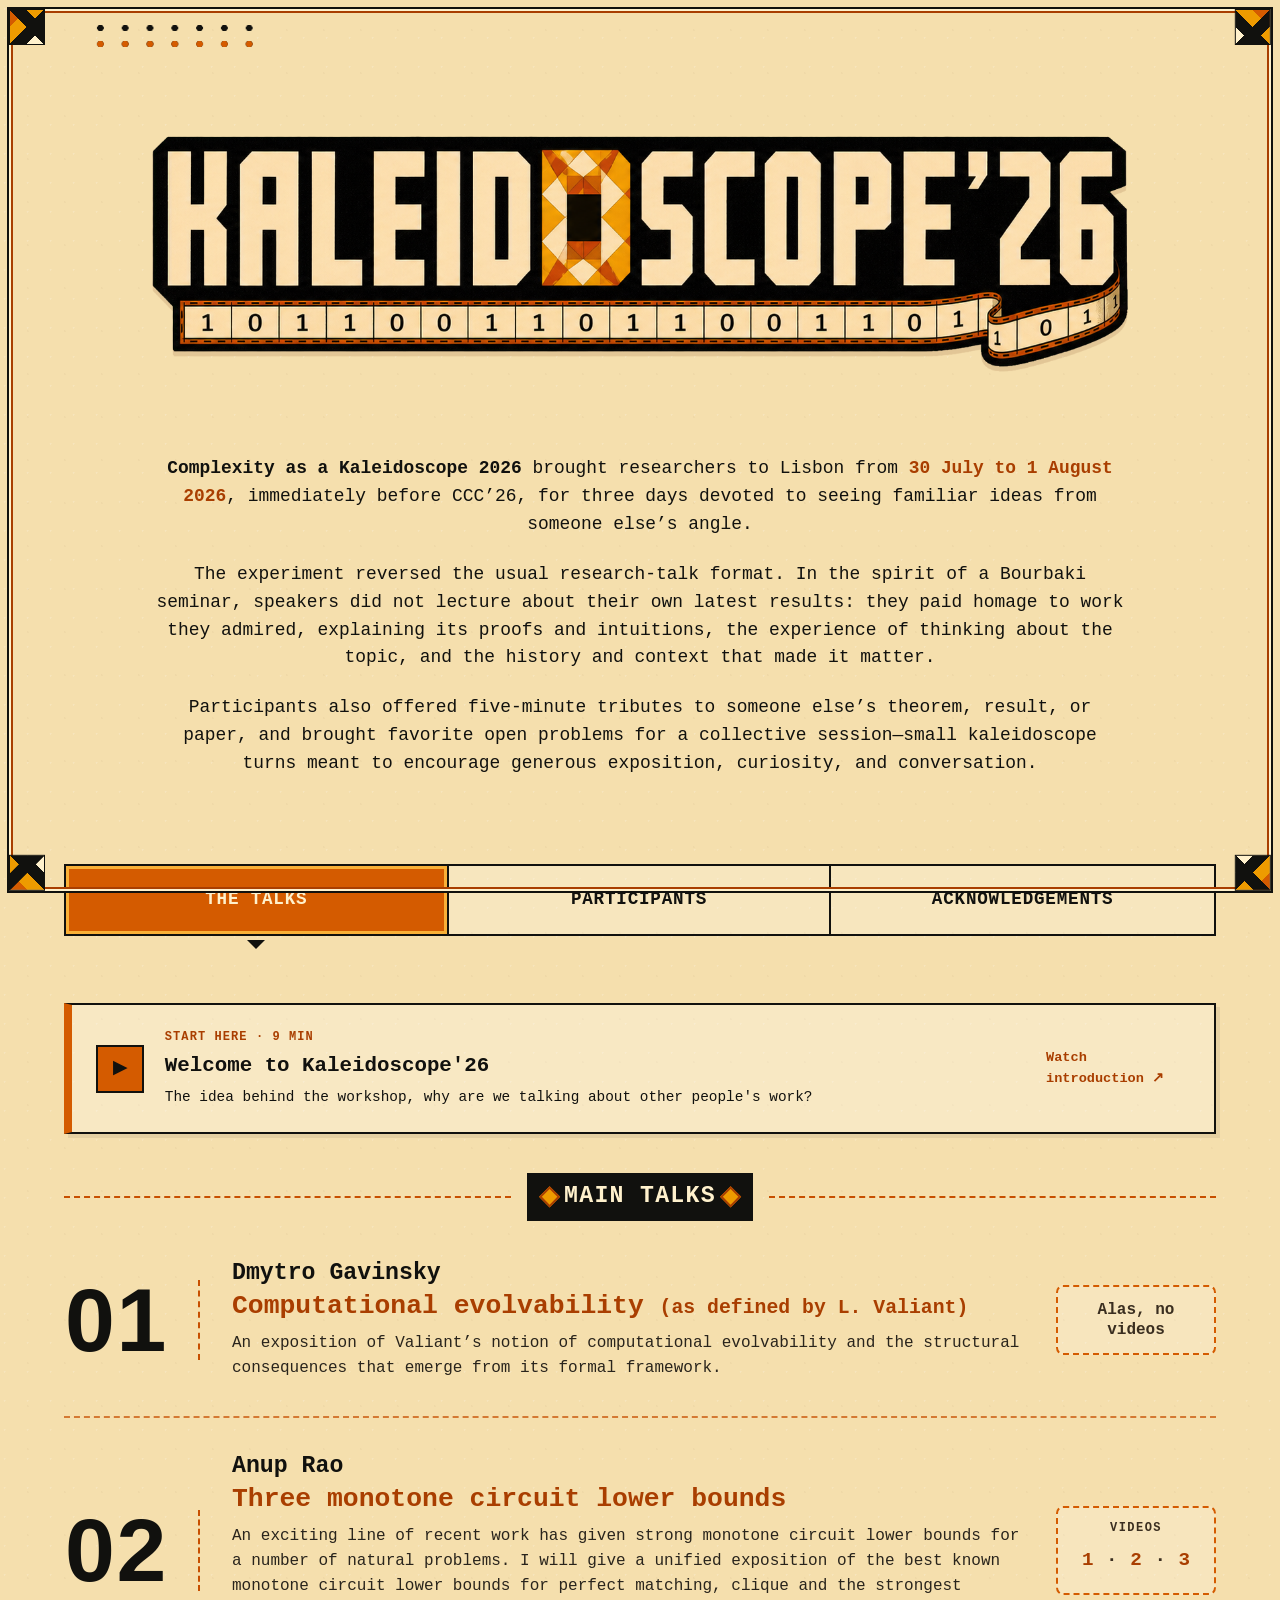
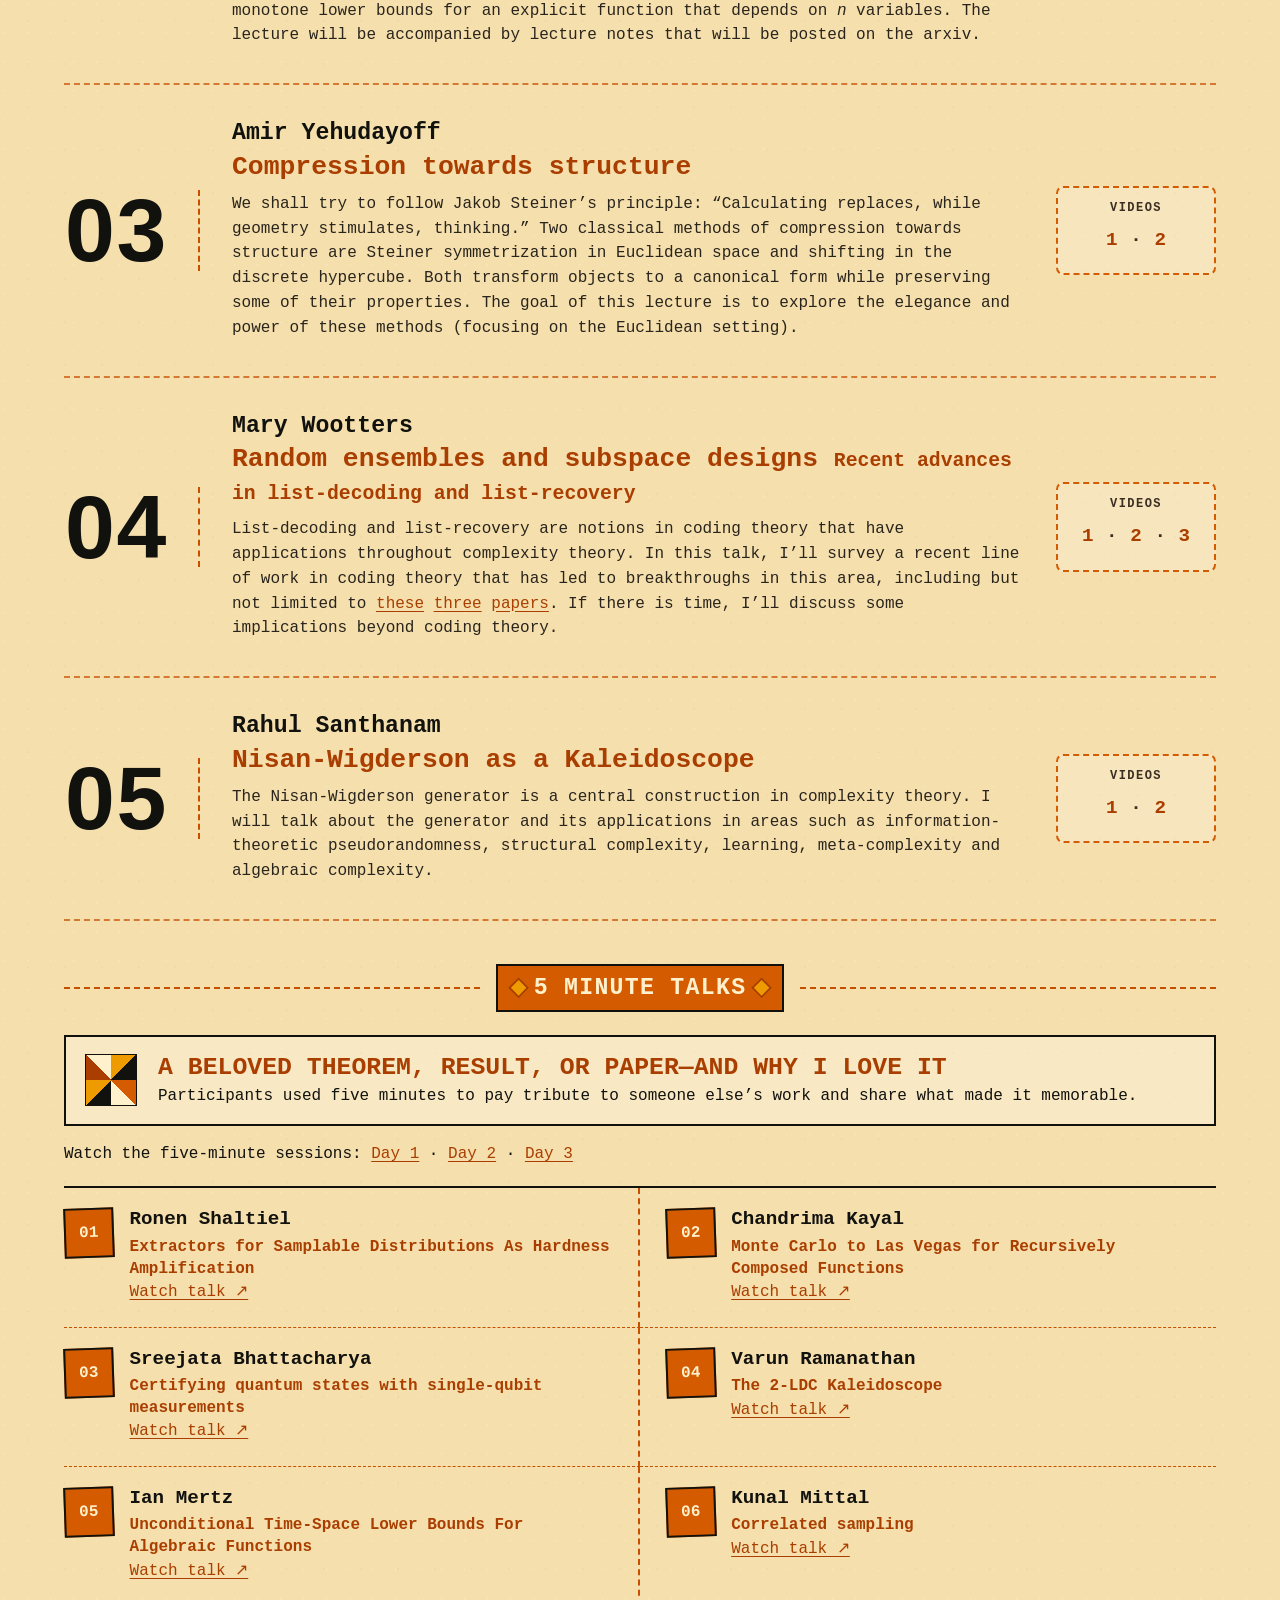
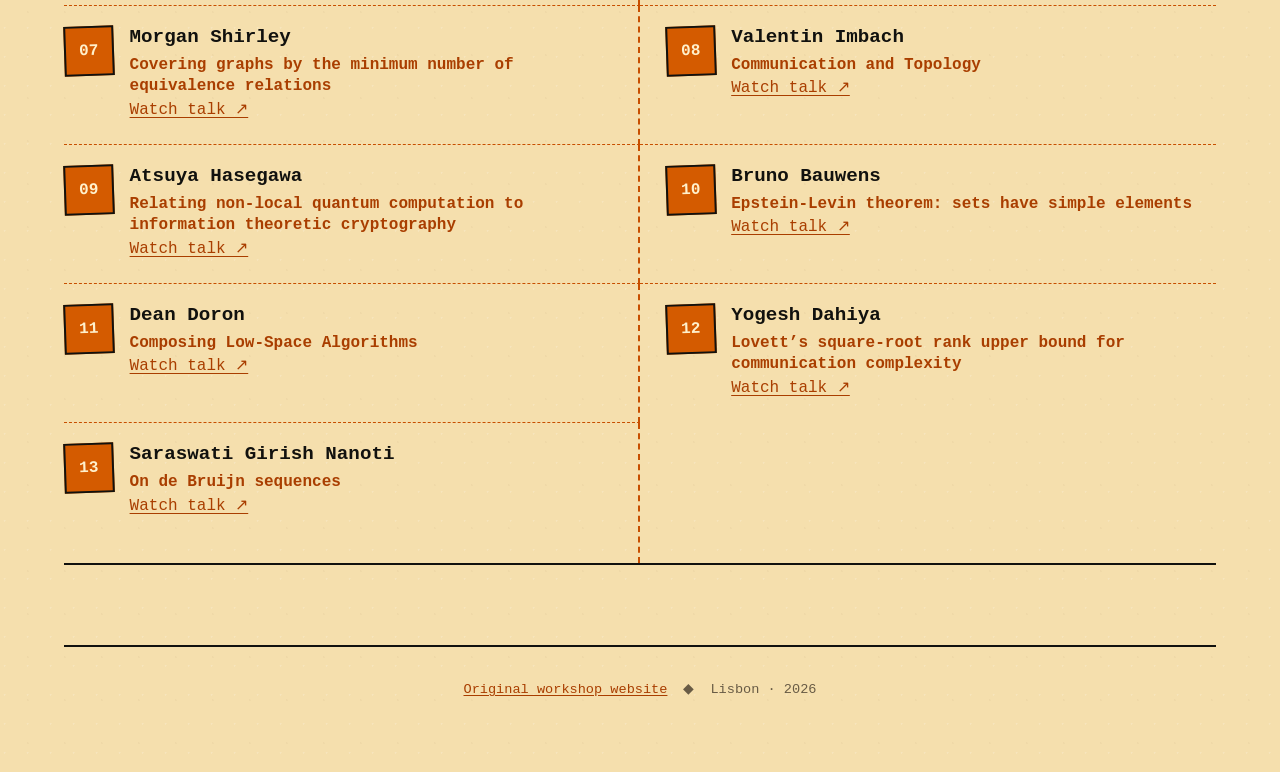
<file: index.html>
<!doctype html>
<html lang="en">
<head>
  <meta charset="utf-8" />
  <meta name="viewport" content="width=device-width, initial-scale=1" />
  <meta name="description" content="Final report for Complexity as a Kaleidoscope 2026, a workshop in Lisbon about favorite ideas in computational complexity." />
  <link rel="icon" href="data:," />
  <link rel="stylesheet" href="styles.css" />
  <title>Kaleidoscope'26 — workshop report</title>
</head>
<body>
  <div class="page-frame" aria-hidden="true">
    <span class="corner corner-nw"></span>
    <span class="corner corner-ne"></span>
    <span class="corner corner-sw"></span>
    <span class="corner corner-se"></span>
    <span class="perforations"></span>
  </div>

  <header class="hero">
    <h1>
      <img src="assets/kaleidoscope26-logo.png" alt="Kaleidoscope'26" />
    </h1>
    <div class="intro-copy">
      <p>
        <strong>Complexity as a Kaleidoscope 2026</strong> brought researchers to Lisbon
        from <span class="accent-text">30 July to 1 August 2026</span>, immediately before
        CCC’26, for three days devoted to seeing familiar ideas from someone else’s angle.
      </p>
      <p>
        The experiment reversed the usual research-talk format. In the spirit of a Bourbaki
        seminar, speakers did not lecture about their own latest results: they paid homage to
        work they admired, explaining its proofs and intuitions, the experience of thinking
        about the topic, and the history and context that made it matter.
      </p>
      <p>
        Participants also offered five-minute tributes to someone else’s theorem, result, or
        paper, and brought favorite open problems for a collective session—small kaleidoscope
        turns meant to encourage generous exposition, curiosity, and conversation.
      </p>
    </div>
  </header>

  <main class="report-shell">
    <nav class="tabs" role="tablist" aria-label="Workshop report sections">
      <button id="talks-tab" class="tab is-active" type="button" role="tab" aria-selected="true" aria-controls="talks" data-tab="talks">The talks</button>
      <button id="participants-tab" class="tab" type="button" role="tab" aria-selected="false" aria-controls="participants" data-tab="participants" tabindex="-1">Participants</button>
      <button id="acknowledgements-tab" class="tab" type="button" role="tab" aria-selected="false" aria-controls="acknowledgements" data-tab="acknowledgements" tabindex="-1">Acknowledgements</button>
    </nav>

    <section id="talks" class="tab-panel is-active" role="tabpanel" tabindex="0" aria-labelledby="talks-tab">
      <a class="introduction-recording" href="https://youtu.be/YN6rQcfVd4w">
        <span class="introduction-play" aria-hidden="true">▶</span>
        <span class="introduction-copy">
          <span class="introduction-eyebrow">Start here · 9 min</span>
          <span class="introduction-title">Welcome to Kaleidoscope'26</span>
          <span class="introduction-description">The idea behind the workshop, why are we talking about other people's work?</span>
        </span>
        <span class="introduction-action">Watch introduction <span aria-hidden="true">↗</span></span>
      </a>
      <div class="section-separator">
        <span>Main talks</span>
      </div>
      <div class="talk-list">
        <article class="talk">
          <div class="talk-number" aria-hidden="true">01</div>
          <div class="talk-copy">
            <h2>Dmytro Gavinsky</h2>
            <h3>Computational evolvability <span>(as defined by L. Valiant)</span></h3>
            <p>An exposition of Valiant’s notion of computational evolvability and the structural consequences that emerge from its formal framework.</p>
          </div>
          <div class="recording-status">Alas, no videos</div>
        </article>

        <article class="talk">
          <div class="talk-number" aria-hidden="true">02</div>
          <div class="talk-copy">
            <h2>Anup Rao</h2>
            <h3>Three monotone circuit lower bounds</h3>
            <p>An exciting line of recent work has given strong monotone circuit lower bounds for a number of natural problems. I will give a unified exposition of the best known monotone circuit lower bounds for perfect matching, clique and the strongest monotone lower bounds for an explicit function that depends on <em>n</em> variables. The lecture will be accompanied by lecture notes that will be posted on the arxiv.</p>
          </div>
          <nav class="recording-status" aria-label="Anup Rao recordings">
            <span class="recording-label">Videos</span>
            <div class="recording-parts"><a href="https://youtu.be/2mJ16qnfQQ8" aria-label="Anup Rao, part 1">1</a><span aria-hidden="true">·</span><a href="https://youtu.be/nrcq82ldKfU" aria-label="Anup Rao, part 2">2</a><span aria-hidden="true">·</span><a href="https://youtu.be/loFalnv4pF0" aria-label="Anup Rao, part 3">3</a></div>
          </nav>
        </article>

        <article class="talk">
          <div class="talk-number" aria-hidden="true">03</div>
          <div class="talk-copy">
            <h2>Amir Yehudayoff</h2>
            <h3>Compression towards structure</h3>
            <p>We shall try to follow Jakob Steiner’s principle: “Calculating replaces, while geometry stimulates, thinking.” Two classical methods of compression towards structure are Steiner symmetrization in Euclidean space and shifting in the discrete hypercube. Both transform objects to a canonical form while preserving some of their properties. The goal of this lecture is to explore the elegance and power of these methods (focusing on the Euclidean setting).</p>
          </div>
          <nav class="recording-status" aria-label="Amir Yehudayoff recordings">
            <span class="recording-label">Videos</span>
            <div class="recording-parts"><a href="https://youtu.be/-9QYjjcNwAc" aria-label="Amir Yehudayoff, part 1">1</a><span aria-hidden="true">·</span><a href="https://youtu.be/apL_oPq9Kzg" aria-label="Amir Yehudayoff, part 2">2</a></div>
          </nav>
        </article>

        <article class="talk">
          <div class="talk-number" aria-hidden="true">04</div>
          <div class="talk-copy">
            <h2>Mary Wootters</h2>
            <h3>Random ensembles and subspace designs <span>Recent advances in list-decoding and list-recovery</span></h3>
            <p>List-decoding and list-recovery are notions in coding theory that have applications throughout complexity theory. In this talk, I’ll survey a recent line of work in coding theory that has led to breakthroughs in this area, including but not limited to <a href="https://arxiv.org/abs/2406.02238">these</a> <a href="https://arxiv.org/abs/2510.13775">three</a> <a href="https://arxiv.org/abs/2510.13777">papers</a>. If there is time, I’ll discuss some implications beyond coding theory.</p>
          </div>
          <nav class="recording-status" aria-label="Mary Wootters recordings">
            <span class="recording-label">Videos</span>
            <div class="recording-parts"><a href="https://youtu.be/rrWz-ePDaIA" aria-label="Mary Wootters, part 1">1</a><span aria-hidden="true">·</span><a href="https://youtu.be/3jdcx0I15BE" aria-label="Mary Wootters, part 2">2</a><span aria-hidden="true">·</span><a href="https://youtu.be/FBORpyu52u4" aria-label="Mary Wootters, part 3">3</a></div>
          </nav>
        </article>

        <article class="talk">
          <div class="talk-number" aria-hidden="true">05</div>
          <div class="talk-copy">
            <h2>Rahul Santhanam</h2>
            <h3>Nisan-Wigderson as a Kaleidoscope</h3>
            <p>The Nisan-Wigderson generator is a central construction in complexity theory. I will talk about the generator and its applications in areas such as information-theoretic pseudorandomness, structural complexity, learning, meta-complexity and algebraic complexity.</p>
          </div>
          <nav class="recording-status" aria-label="Rahul Santhanam recordings">
            <span class="recording-label">Videos</span>
            <div class="recording-parts"><a href="https://youtu.be/l6Fx09qP1zA" aria-label="Rahul Santhanam, part 1">1</a><span aria-hidden="true">·</span><a href="https://youtu.be/8_J38a19T1s" aria-label="Rahul Santhanam, part 2">2</a></div>
          </nav>
        </article>
      </div>

      <div class="section-separator section-separator-secondary">
        <span>5 minute talks</span>
      </div>
      <aside class="favorites-strip">
        <span class="patchwork" aria-hidden="true"></span>
        <div>
          <h2>A beloved theorem, result, or paper—and why I love it</h2>
          <p>Participants used five minutes to pay tribute to someone else’s work and share what made it memorable.</p>
        </div>
      </aside>
      <p>Watch the five-minute sessions: <a href="https://youtu.be/p5AB6SMCogU">Day 1</a> · <a href="https://youtu.be/qV4VLNXoH0I">Day 2</a> · <a href="https://youtu.be/UfKiGnscaHo">Day 3</a></p>
      <div class="mini-talk-list" aria-label="Five-minute talks">
        <article class="mini-talk">
          <span class="mini-talk-number" aria-hidden="true">01</span>
          <div><h3>Ronen Shaltiel</h3><p>Extractors for Samplable Distributions As Hardness Amplification</p><a href="https://youtu.be/p5AB6SMCogU?t=2" aria-label="Watch Ronen Shaltiel's talk">Watch talk ↗</a></div>
        </article>
        <article class="mini-talk">
          <span class="mini-talk-number" aria-hidden="true">02</span>
          <div><h3>Chandrima Kayal</h3><p>Monte Carlo to Las Vegas for Recursively Composed Functions</p><a href="https://youtu.be/p5AB6SMCogU?t=367" aria-label="Watch Chandrima Kayal's talk">Watch talk ↗</a></div>
        </article>
        <article class="mini-talk">
          <span class="mini-talk-number" aria-hidden="true">03</span>
          <div><h3>Sreejata Bhattacharya</h3><p>Certifying quantum states with single-qubit measurements</p><a href="https://youtu.be/p5AB6SMCogU?t=729" aria-label="Watch Sreejata Bhattacharya's talk">Watch talk ↗</a></div>
        </article>
        <article class="mini-talk">
          <span class="mini-talk-number" aria-hidden="true">04</span>
          <div><h3>Varun Ramanathan</h3><p>The 2-LDC Kaleidoscope</p><a href="https://youtu.be/p5AB6SMCogU?t=1115" aria-label="Watch Varun Ramanathan's talk">Watch talk ↗</a></div>
        </article>
        <article class="mini-talk">
          <span class="mini-talk-number" aria-hidden="true">05</span>
          <div><h3>Ian Mertz</h3><p>Unconditional Time-Space Lower Bounds For Algebraic Functions</p><a href="https://youtu.be/p5AB6SMCogU?t=1477" aria-label="Watch Ian Mertz's talk">Watch talk ↗</a></div>
        </article>
        <article class="mini-talk">
          <span class="mini-talk-number" aria-hidden="true">06</span>
          <div><h3>Kunal Mittal</h3><p>Correlated sampling</p><a href="https://youtu.be/qV4VLNXoH0I?t=2" aria-label="Watch Kunal Mittal's talk">Watch talk ↗</a></div>
        </article>
        <article class="mini-talk">
          <span class="mini-talk-number" aria-hidden="true">07</span>
          <div><h3>Morgan Shirley</h3><p>Covering graphs by the minimum number of equivalence relations</p><a href="https://youtu.be/qV4VLNXoH0I?t=384" aria-label="Watch Morgan Shirley's talk">Watch talk ↗</a></div>
        </article>
        <article class="mini-talk">
          <span class="mini-talk-number" aria-hidden="true">08</span>
          <div><h3>Valentin Imbach</h3><p>Communication and Topology</p><a href="https://youtu.be/qV4VLNXoH0I?t=784" aria-label="Watch Valentin Imbach's talk">Watch talk ↗</a></div>
        </article>
        <article class="mini-talk">
          <span class="mini-talk-number" aria-hidden="true">09</span>
          <div><h3>Atsuya Hasegawa</h3><p>Relating non-local quantum computation to information theoretic cryptography</p><a href="https://youtu.be/qV4VLNXoH0I?t=1430" aria-label="Watch Atsuya Hasegawa's talk">Watch talk ↗</a></div>
        </article>
        <article class="mini-talk">
          <span class="mini-talk-number" aria-hidden="true">10</span>
          <div><h3>Bruno Bauwens</h3><p>Epstein-Levin theorem: sets have simple elements</p><a href="https://youtu.be/UfKiGnscaHo?t=3" aria-label="Watch Bruno Bauwens's talk">Watch talk ↗</a></div>
        </article>
        <article class="mini-talk">
          <span class="mini-talk-number" aria-hidden="true">11</span>
          <div><h3>Dean Doron</h3><p>Composing Low-Space Algorithms</p><a href="https://youtu.be/UfKiGnscaHo?t=366" aria-label="Watch Dean Doron's talk">Watch talk ↗</a></div>
        </article>
        <article class="mini-talk">
          <span class="mini-talk-number" aria-hidden="true">12</span>
          <div><h3>Yogesh Dahiya</h3><p>Lovett’s square-root rank upper bound for communication complexity</p><a href="https://youtu.be/UfKiGnscaHo?t=780" aria-label="Watch Yogesh Dahiya's talk">Watch talk ↗</a></div>
        </article>
        <article class="mini-talk">
          <span class="mini-talk-number" aria-hidden="true">13</span>
          <div><h3>Saraswati Girish Nanoti</h3><p>On de Bruijn sequences</p><a href="https://youtu.be/UfKiGnscaHo?t=1254" aria-label="Watch Saraswati Girish Nanoti's talk">Watch talk ↗</a></div>
        </article>
      </div>
    </section>

    <section id="participants" class="tab-panel" role="tabpanel" tabindex="0" aria-labelledby="participants-tab" hidden>
      <div id="photo-frame" class="photo-frame">
        <button id="photo-fullscreen-button" class="photo-fullscreen-button" type="button" aria-controls="group-photo-embed">Show photo in full screen</button>
        <iframe id="group-photo-embed" src="photo.html?embed=1" title="Interactive Kaleidoscope'26 group photograph" loading="lazy" allow="fullscreen"></iframe>
      </div>

      <div class="section-heading">
        <span class="patchwork" aria-hidden="true"></span>
        <div>
          <h2>Participants</h2>
          <p>The photograph captures many of us together; the complete workshop list follows.</p>
        </div>
      </div>
      <div id="participant-directory" class="participant-directory" aria-label="Workshop participants"></div>
    </section>

    <section id="acknowledgements" class="tab-panel acknowledgement-panel" role="tabpanel" tabindex="0" aria-labelledby="acknowledgements-tab" hidden>
      <div class="thanks">
        <h2>Thank you</h2>
        <p>
          To our five speakers for taking the extra trouble of preparing a talk about someone else's work;
          to every five minute speaker for sharing something they like; to all participants for their
          priceless attention; and to all the local helpers for making it possible for us to geek out.
        </p>
      </div>

      <div class="ack-grid">
        <section>
          <h3><span class="patchwork patchwork-small" aria-hidden="true"></span>Organisers</h3>
          <ul class="organisers">
            <li><a href="https://brunoloff.wordpress.com/">Bruno Loff</a></li>
            <li><a href="https://suhailsherif.github.io/">Suhail Sherif</a></li>
            <li><a href="https://staffwww.dcs.shef.ac.uk/people/N.Talebanfard/">Navid Talebanfard</a></li>
          </ul>
        </section>
        <section class="funding-section">
          <h3><span class="patchwork patchwork-small" aria-hidden="true"></span>Funding</h3>
          <p>
            This workshop was funded by the European Union (ERC, HOFGA, 101041696).
            It was also funded by national Portuguese funds through FCT — Fundação para a
            Ciência e a Tecnologia, I.P., under the LASIGE Research Unit, ref. UID/00408/2025,
            DOI <a href="https://doi.org/10.54499/UID/00408/2025">10.54499/UID/00408/2025</a>.
          </p>
          <p class="disclaimer">
            Views and opinions expressed are those of the author(s) only and do not necessarily
            reflect those of the European Union or the European Research Council. Neither the
            European Union nor the granting authority can be held responsible for them.
          </p>
          <div class="funding-logos" aria-label="Workshop funders">
            <img src="assets/en-funded-by-the-eu-pos.jpg" alt="Funded by the European Union" />
            <img src="assets/fct-lasige-funding.jpg" alt="LASIGE — driven by excellence" />
          </div>
        </section>
      </div>

      <img
        class="ack-machine-decoration"
        src="assets/kaleidoscope26-turing-machine-transparent.png"
        alt=""
        aria-hidden="true"
      />
    </section>
  </main>

  <footer>
    <a href="https://complexitykaleidoscope.wordpress.com/">Original workshop website</a>
    <span aria-hidden="true">◆</span>
    <span>Lisbon · 2026</span>
  </footer>

  <script type="text/plain" id="participants-data">
Abhinav Vaishya|IST, Lisbon
Alon Dermer|University of Haifa
Amir Shpilka|Tel Aviv University
Amir Yehudayoff|University of Copenhagen
Anup Rao|Washington University
Arka Ray|Indian Institute of Science, Bengaluru
Atsuya Hasegawa|Nagoya University
Baocheng Sun|EPFL
Bruno Bauwens|Higher School of Economics
Bruno Cavalar|Oxford
Bruno Loff|Lisbon
Chandrima Kayal|IRIF, CNRS, France
Chin Ho Lee|North Carolina State University
Dana Moshkovitz|The University of Texas at Austin
David Engström|Lund University
Dean Doron|Ben-Gurion University
Deniz Imrek|UT Austin
Dmytro Gavinsky|Institute of Mathematics of the Czech Academy of Sciences
Dora Woodruff|Massachusetts Institute of Technology
Emanuel Levine|University of Pennsylvania
Émile Larroque|IRIF
Farzan Byramji|UC San Diego
Francesca Ugazio|Lisbon
Francesco Carboni|Sapienza University of Rome
Guy Moshkovitz|City University of New York
Himanshu Kumar|Indian Institute of Technology Ropar
Ian Mertz|Charles University
Jinqiao Hu|University of Warwick
Jiyu Zhang|Bocconi University
João Ribeiro|IT & IST – ULisboa
Jonas Conneryd|Lund University
Joaquim Jorge Pereira|CEOV, Portuguese Navy
Kunal Mittal|New York University
Lianna Hambardzumyan|University of Copenhagen
Luis Pereira|University of Lisbon
Mandar Juvekar|Boston University
Manmatha Roy|Indian Statistical Institute, Kolkata
Mary Wootters|Stanford University
Mohammad Hossein Ebtehaj|University of Waterloo
Mohit Jayanti Gurumukhani|Cornell University
Morgan Shirley|Lund University
Navid Talebanfard|Sheffield
Ninad Rajgopal|Charles University
Nithish Raja|Eindhoven University of Technology
Nitin Saurabh|IIT Hyderabad, India
Patrícia Cortés de Zea Bermudez|FCUL, Lisbon
Petr Chmel|Computer Science Institute of Charles University
Prateek P. Kulkarni|PES University
Pratyush Vempati|International Institute of Information Technology, Hyderabad
Rahul Santhanam|University of Oxford
Rishav Gupta|National University of Singapore
Rohan Acharya|University of Oxford
Ronen Shaltiel|University of Haifa
Sagnik Dutta|Max Planck Institute for Informatics
Samuel Pearson|IST, Lisbon
Sanyam Agarwal|Saarland University
Saraswati Girish Nanoti|Indian Institute of Science
Sreejata Kishor Bhattacharya|Tata Institute of Fundamental Research, Mumbai
Subhasree Patro|Eindhoven University of Technology
Suhail Sherif|FCUL, Lisbon
Swarnalipa Datta|Indian Statistical Institute, Kolkata, India
Tamana Kochmann|Creative-Agents.net
Théo Borém Fabris|University of Copenhagen
Uri Meir|Tel Aviv University
Valentin Imbach|EPFL
Varun Ramanathan|University of Copenhagen
Veerendra Kumar|Bolyai Institute, University of Szeged
Weiqiang Yuan|EPFL
Yassine Ghannane|University of Copenhagen
Yogesh Dahiya|UC San Diego
  </script>
  <script src="site.js"></script>
</body>
</html>
</file>
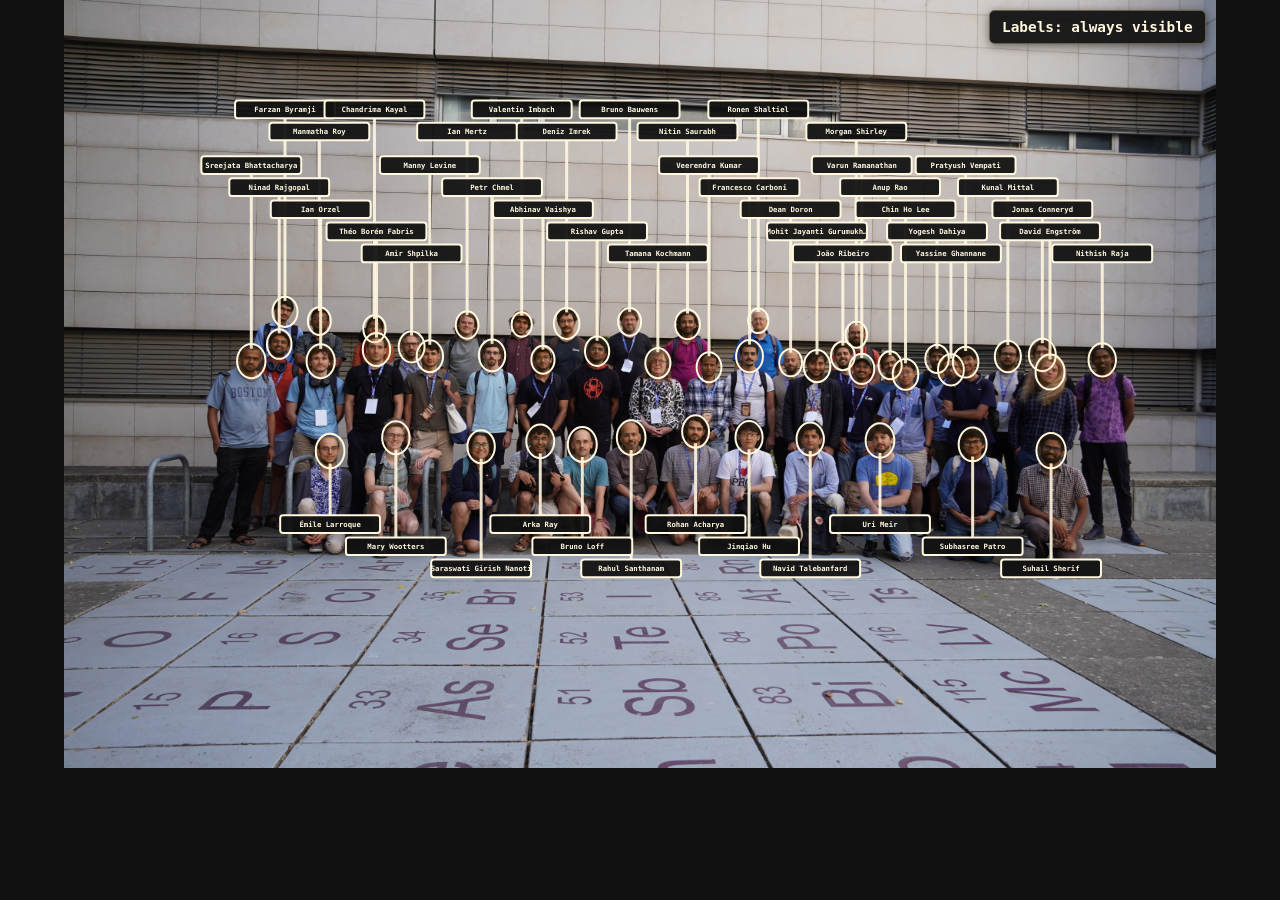
<file: photo.html>
<!doctype html>
<html lang="en">
<head>
  <meta charset="utf-8" />
  <meta name="viewport" content="width=device-width, initial-scale=1" />
  <link rel="icon" href="data:," />
  <title>Group photo participant map</title>
  <style>
    :root { color-scheme: dark; --ink: #111; --cream: #fff7df; --orange: #ff9d00; --muted: #b9ad94; }
    * { box-sizing: border-box; }
    body { margin: 0; min-height: 100vh; background: var(--ink); color: var(--cream); font-family: ui-monospace, SFMono-Regular, Menlo, Consolas, monospace; }
    main { width: 100%; }
    .photo-shell { width: min(72rem, 100%); margin: 0 auto; overflow: hidden; background: #080808; }
    .photo-stage { position: relative; width: 100%; }
    .group-photo { display: block; width: 100%; height: auto; }
    .participant { cursor: pointer; outline: none; }
    .base-connector, .foreground-connector { vector-effect: non-scaling-stroke; pointer-events: none; transition: stroke .15s, stroke-width .15s, opacity .18s; }
    .base-connector { stroke: var(--cream); stroke-width: 3; opacity: .9; }
    .foreground-connector { stroke: var(--orange); stroke-width: 5; opacity: 0; }
    .foreground-connector.is-preview, .foreground-connector.is-pinned { opacity: 1; }
    .face-region { fill: #f59e0b12; stroke: var(--cream); stroke-width: 2; vector-effect: non-scaling-stroke; transition: fill .15s, stroke .15s, opacity .18s; }
    .person-label-bg { fill: #111e; stroke: var(--cream); stroke-width: 2; vector-effect: non-scaling-stroke; transition: fill .15s, stroke .15s, opacity .18s; }
    .person-label { fill: var(--cream); font: 750 38px ui-monospace, SFMono-Regular, Menlo, Consolas, monospace; text-anchor: middle; dominant-baseline: central; pointer-events: none; transition: opacity .18s; }
    .participant:hover .face-region, .participant:focus .face-region, .participant.is-pinned .face-region { fill: #ff9d0066; stroke: var(--orange); }
    .participant:hover .person-label-bg, .participant:focus .person-label-bg, .participant.is-pinned .person-label-bg { fill: var(--orange); stroke: var(--ink); }
    .participant:hover .person-label, .participant:focus .person-label, .participant.is-pinned .person-label { fill: var(--ink); }
    .labels-hover-only .base-connector,
    .labels-hover-only .participant .face-region,
    .labels-hover-only .participant .person-label-bg,
    .labels-hover-only .participant .person-label { opacity: 0; }
    .labels-hover-only .participant:hover .face-region,
    .labels-hover-only .participant:focus .face-region,
    .labels-hover-only .participant.is-preview .face-region,
    .labels-hover-only .participant.is-pinned .face-region,
    .labels-hover-only .participant:hover .person-label-bg,
    .labels-hover-only .participant:focus .person-label-bg,
    .labels-hover-only .participant.is-preview .person-label-bg,
    .labels-hover-only .participant.is-pinned .person-label-bg,
    .labels-hover-only .participant:hover .person-label,
    .labels-hover-only .participant:focus .person-label,
    .labels-hover-only .participant.is-preview .person-label,
    .labels-hover-only .participant.is-pinned .person-label { opacity: 1; }
    .label-toggle { position: absolute; z-index: 5; top: .65rem; right: .65rem; padding: .55rem .75rem; border: 1px solid #695d46; border-radius: .35rem; background: #111e; color: var(--cream); box-shadow: 0 2px 10px #0008; font: 800 .9rem/1 ui-monospace, SFMono-Regular, Menlo, Consolas, monospace; cursor: pointer; }
    .label-toggle:hover, .label-toggle:focus-visible { border-color: var(--orange); outline: none; }
    .label-toggle[aria-pressed="true"] { border-color: var(--orange); background: var(--orange); color: var(--ink); }
    .embed-mode .label-toggle { top: 3.65rem; }
    .embedded-fullscreen { display: grid; place-items: center; overflow: hidden; }
    .embedded-fullscreen main { display: grid; min-height: 100vh; place-items: center; }
    .embedded-fullscreen .photo-shell { width: min(100vw, 150vh); margin: auto; }
    .person-detail { position: absolute; z-index: 3; left: 50%; bottom: 1rem; width: min(44rem, calc(100% - 2rem)); margin: 0; padding: 1rem 1.2rem; transform: translateX(-50%); border: 2px solid var(--orange); border-radius: .55rem; background: #111f; box-shadow: 0 10px 30px #0009; }
    .person-detail[hidden] { display: none; }
    .person-detail h2 { margin: 0 0 .85rem; font: 800 clamp(1.35rem, 3vw, 2rem)/1.1 system-ui, sans-serif; }
    .person-detail dl { display: grid; grid-template-columns: max-content 1fr; gap: .45rem 1rem; margin: 0; }
    .person-detail dt { color: var(--muted); }
    .person-detail dd { margin: 0; overflow-wrap: anywhere; }
    .person-detail a { color: var(--orange); }
    @media (max-width: 700px) { .label-toggle { top: .4rem; right: .4rem; padding: .45rem .6rem; font-size: .72rem; } .embed-mode .label-toggle { top: 3.1rem; } .person-detail { bottom: .5rem; width: calc(100% - 1rem); padding: .7rem .8rem; } .person-detail h2 { margin-bottom: .5rem; } .person-detail dl { grid-template-columns: max-content 1fr; } }
  </style>
</head>
<body>
  <main>
    <div class="photo-shell"><div class="photo-stage">
      <button class="label-toggle" type="button" aria-pressed="false">Labels: always visible</button>
      <svg class="group-photo" viewBox="0 0 6000 4000" role="group" aria-label="Workshop group photograph with 47 numbered participant regions" xmlns="http://www.w3.org/2000/svg">
  <image href="group-photo.jpg" width="6000" height="4000" />
  <g class="connector-layer" aria-hidden="true">
    <line class="base-connector" data-participant="1" x1="1151.0" y1="1567.3" x2="1151.0" y2="616.0" />
    <line class="base-connector" data-participant="2" x1="1330.0" y1="1620.0" x2="1330.0" y2="731.0" />
    <line class="base-connector" data-participant="3" x1="1617.0" y1="1661.2" x2="1617.0" y2="616.0" />
    <line class="base-connector" data-participant="4" x1="2099.5" y1="1641.2" x2="2099.5" y2="731.0" />
    <line class="base-connector" data-participant="5" x1="2384.0" y1="1643.9" x2="2384.0" y2="616.0" />
    <line class="base-connector" data-participant="6" x1="2618.0" y1="1627.1" x2="2618.0" y2="731.0" />
    <line class="base-connector" data-participant="7" x1="2946.0" y1="1624.0" x2="2946.0" y2="616.0" />
    <line class="base-connector" data-participant="8" x1="3247.5" y1="1633.4" x2="3247.5" y2="731.0" />
    <line class="base-connector" data-participant="9" x1="3616.0" y1="1624.9" x2="3616.0" y2="616.0" />
    <line class="base-connector" data-participant="10" x1="4126.5" y1="1694.5" x2="4126.5" y2="731.0" />
    <line class="base-connector" data-participant="11" x1="975.5" y1="1816.1" x2="975.5" y2="906.0" />
    <line class="base-connector" data-participant="12" x1="1121.0" y1="1736.5" x2="1121.0" y2="1021.0" />
    <line class="base-connector" data-participant="13" x1="1337.0" y1="1817.2" x2="1337.0" y2="1136.0" />
    <line class="base-connector" data-participant="14" x1="1627.5" y1="1758.5" x2="1627.5" y2="1251.0" />
    <line class="base-connector" data-participant="15" x1="1810.5" y1="1748.0" x2="1810.5" y2="1366.0" />
    <line class="base-connector" data-participant="16" x1="1905.5" y1="1795.9" x2="1905.5" y2="906.0" />
    <line class="base-connector" data-participant="17" x1="2229.5" y1="1790.9" x2="2229.5" y2="1021.0" />
    <line class="base-connector" data-participant="18" x1="2494.5" y1="1820.9" x2="2494.5" y2="1136.0" />
    <line class="base-connector" data-participant="19" x1="2776.5" y1="1774.6" x2="2776.5" y2="1251.0" />
    <line class="base-connector" data-participant="20" x1="3093.0" y1="1834.3" x2="3093.0" y2="1366.0" />
    <line class="base-connector" data-participant="21" x1="3359.5" y1="1856.4" x2="3359.5" y2="906.0" />
    <line class="base-connector" data-participant="22" x1="3570.5" y1="1794.7" x2="3570.5" y2="1021.0" />
    <line class="base-connector" data-participant="23" x1="3784.5" y1="1837.2" x2="3784.5" y2="1136.0" />
    <line class="base-connector" data-participant="24" x1="3922.0" y1="1846.8" x2="3922.0" y2="1251.0" />
    <line class="base-connector" data-participant="25" x1="4056.5" y1="1799.8" x2="4056.5" y2="1366.0" />
    <line class="base-connector" data-participant="26" x1="4155.0" y1="1864.3" x2="4155.0" y2="906.0" />
    <line class="base-connector" data-participant="27" x1="4302.5" y1="1849.9" x2="4302.5" y2="1021.0" />
    <line class="base-connector" data-participant="28" x1="4383.0" y1="1892.1" x2="4383.0" y2="1136.0" />
    <line class="base-connector" data-participant="29" x1="4547.0" y1="1815.9" x2="4547.0" y2="1251.0" />
    <line class="base-connector" data-participant="30" x1="4619.5" y1="1868.0" x2="4619.5" y2="1366.0" />
    <line class="base-connector" data-participant="31" x1="4696.0" y1="1828.1" x2="4696.0" y2="906.0" />
    <line class="base-connector" data-participant="32" x1="4916.0" y1="1798.0" x2="4916.0" y2="1021.0" />
    <line class="base-connector" data-participant="33" x1="5095.5" y1="1787.7" x2="5095.5" y2="1136.0" />
    <line class="base-connector" data-participant="34" x1="5135.5" y1="1872.0" x2="5135.5" y2="1251.0" />
    <line class="base-connector" data-participant="35" x1="5407.5" y1="1812.5" x2="5407.5" y2="1366.0" />
    <line class="base-connector" data-participant="36" x1="1386.0" y1="2413.9" x2="1386.0" y2="2684.0" />
    <line class="base-connector" data-participant="37" x1="1728.5" y1="2341.5" x2="1728.5" y2="2799.0" />
    <line class="base-connector" data-participant="38" x1="2172.5" y1="2388.5" x2="2172.5" y2="2914.0" />
    <line class="base-connector" data-participant="39" x1="2480.5" y1="2361.6" x2="2480.5" y2="2684.0" />
    <line class="base-connector" data-participant="40" x1="2699.5" y1="2380.0" x2="2699.5" y2="2799.0" />
    <line class="base-connector" data-participant="41" x1="2954.0" y1="2343.9" x2="2954.0" y2="2914.0" />
    <line class="base-connector" data-participant="42" x1="3289.5" y1="2308.3" x2="3289.5" y2="2684.0" />
    <line class="base-connector" data-participant="43" x1="3568.0" y1="2339.4" x2="3568.0" y2="2799.0" />
    <line class="base-connector" data-participant="44" x1="3886.5" y1="2348.5" x2="3886.5" y2="2914.0" />
    <line class="base-connector" data-participant="45" x1="4250.0" y1="2358.9" x2="4250.0" y2="2684.0" />
    <line class="base-connector" data-participant="46" x1="4732.5" y1="2377.6" x2="4732.5" y2="2799.0" />
    <line class="base-connector" data-participant="47" x1="5141.0" y1="2413.1" x2="5141.0" y2="2914.0" />
  </g>
  <g class="participant-overlays">
    <g class="participant" tabindex="0" role="button" aria-label="Participant 1: Farzan Byramji" data-participant="1">
      <ellipse class="face-region" cx="1151.0" cy="1624.0" rx="65.3" ry="78.7" />
      <rect class="person-label-bg" x="891.0" y="524.0" width="520" height="92" rx="15" />
      <text class="person-label" data-label x="1151.0" y="570.0">Farzan Byramji</text>
      <title>Participant 1: Farzan Byramji</title>
    </g>
    <g class="participant" tabindex="0" role="button" aria-label="Participant 2: Manmatha Roy" data-participant="2">
      <ellipse class="face-region" cx="1330.0" cy="1672.0" rx="59.8" ry="72.2" />
      <rect class="person-label-bg" x="1070.0" y="639.0" width="520" height="92" rx="15" />
      <text class="person-label" data-label x="1330.0" y="685.0">Manmatha Roy</text>
      <title>Participant 2: Manmatha Roy</title>
    </g>
    <g class="participant" tabindex="0" role="button" aria-label="Participant 3: Chandrima Kayal" data-participant="3">
      <ellipse class="face-region" cx="1617.0" cy="1712.0" rx="58.5" ry="70.5" />
      <rect class="person-label-bg" x="1357.0" y="524.0" width="520" height="92" rx="15" />
      <text class="person-label" data-label x="1617.0" y="570.0">Chandrima Kayal</text>
      <title>Participant 3: Chandrima Kayal</title>
    </g>
    <g class="participant" tabindex="0" role="button" aria-label="Participant 4: Ian Mertz" data-participant="4">
      <ellipse class="face-region" cx="2099.5" cy="1692.5" rx="59.2" ry="71.3" />
      <rect class="person-label-bg" x="1839.5" y="639.0" width="520" height="92" rx="15" />
      <text class="person-label" data-label x="2099.5" y="685.0">Ian Mertz</text>
      <title>Participant 4: Ian Mertz</title>
    </g>
    <g class="participant" tabindex="0" role="button" aria-label="Participant 5: Valentin Imbach" data-participant="5">
      <ellipse class="face-region" cx="2384.0" cy="1690.0" rx="53.0" ry="64.0" />
      <rect class="person-label-bg" x="2124.0" y="524.0" width="520" height="92" rx="15" />
      <text class="person-label" data-label x="2384.0" y="570.0">Valentin Imbach</text>
      <title>Participant 5: Valentin Imbach</title>
    </g>
    <g class="participant" tabindex="0" role="button" aria-label="Participant 6: Deniz Imrek" data-participant="6">
      <ellipse class="face-region" cx="2618.0" cy="1685.0" rx="66.6" ry="80.4" />
      <rect class="person-label-bg" x="2358.0" y="639.0" width="520" height="92" rx="15" />
      <text class="person-label" data-label x="2618.0" y="685.0">Deniz Imrek</text>
      <title>Participant 6: Deniz Imrek</title>
    </g>
    <g class="participant" tabindex="0" role="button" aria-label="Participant 7: Bruno Bauwens" data-participant="7">
      <ellipse class="face-region" cx="2946.0" cy="1676.0" rx="59.8" ry="72.2" />
      <rect class="person-label-bg" x="2686.0" y="524.0" width="520" height="92" rx="15" />
      <text class="person-label" data-label x="2946.0" y="570.0">Bruno Bauwens</text>
      <title>Participant 7: Bruno Bauwens</title>
    </g>
    <g class="participant" tabindex="0" role="button" aria-label="Participant 8: Nitin Saurabh" data-participant="8">
      <ellipse class="face-region" cx="3247.5" cy="1689.5" rx="64.6" ry="77.9" />
      <rect class="person-label-bg" x="2987.5" y="639.0" width="520" height="92" rx="15" />
      <text class="person-label" data-label x="3247.5" y="685.0">Nitin Saurabh</text>
      <title>Participant 8: Nitin Saurabh</title>
    </g>
    <g class="participant" tabindex="0" role="button" aria-label="Participant 9: Ronen Shaltiel" data-participant="9">
      <ellipse class="face-region" cx="3616.0" cy="1671.0" rx="53.0" ry="64.0" />
      <rect class="person-label-bg" x="3356.0" y="524.0" width="520" height="92" rx="15" />
      <text class="person-label" data-label x="3616.0" y="570.0">Ronen Shaltiel</text>
      <title>Participant 9: Ronen Shaltiel</title>
    </g>
    <g class="participant" tabindex="0" role="button" aria-label="Participant 10: Morgan Shirley" data-participant="10">
      <ellipse class="face-region" cx="4126.5" cy="1743.5" rx="56.4" ry="68.1" />
      <rect class="person-label-bg" x="3866.5" y="639.0" width="520" height="92" rx="15" />
      <text class="person-label" data-label x="4126.5" y="685.0">Morgan Shirley</text>
      <title>Participant 10: Morgan Shirley</title>
    </g>
    <g class="participant" tabindex="0" role="button" aria-label="Participant 11: Sreejata Bhattacharya" data-participant="11">
      <ellipse class="face-region" cx="975.5" cy="1880.5" rx="74.1" ry="89.4" />
      <rect class="person-label-bg" x="715.5" y="814.0" width="520" height="92" rx="15" />
      <text class="person-label" data-label x="975.5" y="860.0">Sreejata Bhattacharya</text>
      <title>Participant 11: Sreejata Bhattacharya</title>
    </g>
    <g class="participant" tabindex="0" role="button" aria-label="Participant 12: Ninad Rajgopal" data-participant="12">
      <ellipse class="face-region" cx="1121.0" cy="1792.0" rx="63.9" ry="77.1" />
      <rect class="person-label-bg" x="861.0" y="929.0" width="520" height="92" rx="15" />
      <text class="person-label" data-label x="1121.0" y="975.0">Ninad Rajgopal</text>
      <title>Participant 12: Ninad Rajgopal</title>
    </g>
    <g class="participant" tabindex="0" role="button" aria-label="Participant 13: Ian Orzel" data-participant="13">
      <ellipse class="face-region" cx="1337.0" cy="1881.0" rx="73.4" ry="88.6" />
      <rect class="person-label-bg" x="1077.0" y="1044.0" width="520" height="92" rx="15" />
      <text class="person-label" data-label x="1337.0" y="1090.0">Ian Orzel</text>
      <title>Participant 13: Ian Orzel</title>
    </g>
    <g class="participant" tabindex="0" role="button" aria-label="Participant 14: Théo Borém Fabris" data-participant="14">
      <ellipse class="face-region" cx="1627.5" cy="1820.5" rx="71.4" ry="86.1" />
      <rect class="person-label-bg" x="1367.5" y="1159.0" width="520" height="92" rx="15" />
      <text class="person-label" data-label x="1627.5" y="1205.0">Théo Borém Fabris</text>
      <title>Participant 14: Théo Borém Fabris</title>
    </g>
    <g class="participant" tabindex="0" role="button" aria-label="Participant 15: Amir Shpilka" data-participant="15">
      <ellipse class="face-region" cx="1810.5" cy="1806.5" rx="67.3" ry="81.2" />
      <rect class="person-label-bg" x="1550.5" y="1274.0" width="520" height="92" rx="15" />
      <text class="person-label" data-label x="1810.5" y="1320.0">Amir Shpilka</text>
      <title>Participant 15: Amir Shpilka</title>
    </g>
    <g class="participant" tabindex="0" role="button" aria-label="Participant 16: Manny Levine" data-participant="16">
      <ellipse class="face-region" cx="1905.5" cy="1855.5" rx="68.7" ry="82.8" />
      <rect class="person-label-bg" x="1645.5" y="814.0" width="520" height="92" rx="15" />
      <text class="person-label" data-label x="1905.5" y="860.0">Manny Levine</text>
      <title>Participant 16: Manny Levine</title>
    </g>
    <g class="participant" tabindex="0" role="button" aria-label="Participant 17: Petr Chmel" data-participant="17">
      <ellipse class="face-region" cx="2229.5" cy="1850.5" rx="68.7" ry="82.8" />
      <rect class="person-label-bg" x="1969.5" y="929.0" width="520" height="92" rx="15" />
      <text class="person-label" data-label x="2229.5" y="975.0">Petr Chmel</text>
      <title>Participant 17: Petr Chmel</title>
    </g>
    <g class="participant" tabindex="0" role="button" aria-label="Participant 18: Abhinav Vaishya" data-participant="18">
      <ellipse class="face-region" cx="2494.5" cy="1873.5" rx="60.5" ry="73.0" />
      <rect class="person-label-bg" x="2234.5" y="1044.0" width="520" height="92" rx="15" />
      <text class="person-label" data-label x="2494.5" y="1090.0">Abhinav Vaishya</text>
      <title>Participant 18: Abhinav Vaishya</title>
    </g>
    <g class="participant" tabindex="0" role="button" aria-label="Participant 19: Rishav Gupta" data-participant="19">
      <ellipse class="face-region" cx="2776.5" cy="1829.5" rx="63.2" ry="76.3" />
      <rect class="person-label-bg" x="2516.5" y="1159.0" width="520" height="92" rx="15" />
      <text class="person-label" data-label x="2776.5" y="1205.0">Rishav Gupta</text>
      <title>Participant 19: Rishav Gupta</title>
    </g>
    <g class="participant" tabindex="0" role="button" aria-label="Participant 20: Tamana Kochmann" data-participant="20">
      <ellipse class="face-region" cx="3093.0" cy="1891.0" rx="65.3" ry="78.7" />
      <rect class="person-label-bg" x="2833.0" y="1274.0" width="520" height="92" rx="15" />
      <text class="person-label" data-label x="3093.0" y="1320.0">Tamana Kochmann</text>
      <title>Participant 20: Tamana Kochmann</title>
    </g>
    <g class="participant" tabindex="0" role="button" aria-label="Participant 21: Veerendra Kumar" data-participant="21">
      <ellipse class="face-region" cx="3359.5" cy="1912.5" rx="64.6" ry="77.9" />
      <rect class="person-label-bg" x="3099.5" y="814.0" width="520" height="92" rx="15" />
      <text class="person-label" data-label x="3359.5" y="860.0">Veerendra Kumar</text>
      <title>Participant 21: Veerendra Kumar</title>
    </g>
    <g class="participant" tabindex="0" role="button" aria-label="Participant 22: Francesco Carboni" data-participant="22">
      <ellipse class="face-region" cx="3570.5" cy="1855.5" rx="70.0" ry="84.5" />
      <rect class="person-label-bg" x="3310.5" y="929.0" width="520" height="92" rx="15" />
      <text class="person-label" data-label x="3570.5" y="975.0">Francesco Carboni</text>
      <title>Participant 22: Francesco Carboni</title>
    </g>
    <g class="participant" tabindex="0" role="button" aria-label="Participant 23: Dean Doron" data-participant="23">
      <ellipse class="face-region" cx="3784.5" cy="1888.5" rx="59.2" ry="71.3" />
      <rect class="person-label-bg" x="3524.5" y="1044.0" width="520" height="92" rx="15" />
      <text class="person-label" data-label x="3784.5" y="1090.0">Dean Doron</text>
      <title>Participant 23: Dean Doron</title>
    </g>
    <g class="participant" tabindex="0" role="button" aria-label="Participant 24: Mohit Jayanti Gurumukhani" data-participant="24">
      <ellipse class="face-region" cx="3922.0" cy="1907.0" rx="69.4" ry="83.6" />
      <rect class="person-label-bg" x="3662.0" y="1159.0" width="520" height="92" rx="15" />
      <text class="person-label" data-label x="3922.0" y="1205.0">Mohit Jayanti Gurumukh…</text>
      <title>Participant 24: Mohit Jayanti Gurumukhani</title>
    </g>
    <g class="participant" tabindex="0" role="button" aria-label="Participant 25: João Ribeiro" data-participant="25">
      <ellipse class="face-region" cx="4056.5" cy="1853.5" rx="61.9" ry="74.6" />
      <rect class="person-label-bg" x="3796.5" y="1274.0" width="520" height="92" rx="15" />
      <text class="person-label" data-label x="4056.5" y="1320.0">João Ribeiro</text>
      <title>Participant 25: João Ribeiro</title>
    </g>
    <g class="participant" tabindex="0" role="button" aria-label="Participant 26: Varun Ramanathan" data-participant="26">
      <ellipse class="face-region" cx="4155.0" cy="1921.0" rx="65.3" ry="78.7" />
      <rect class="person-label-bg" x="3895.0" y="814.0" width="520" height="92" rx="15" />
      <text class="person-label" data-label x="4155.0" y="860.0">Varun Ramanathan</text>
      <title>Participant 26: Varun Ramanathan</title>
    </g>
    <g class="participant" tabindex="0" role="button" aria-label="Participant 27: Anup Rao" data-participant="27">
      <ellipse class="face-region" cx="4302.5" cy="1902.5" rx="60.5" ry="73.0" />
      <rect class="person-label-bg" x="4042.5" y="929.0" width="520" height="92" rx="15" />
      <text class="person-label" data-label x="4302.5" y="975.0">Anup Rao</text>
      <title>Participant 27: Anup Rao</title>
    </g>
    <g class="participant" tabindex="0" role="button" aria-label="Participant 28: Chin Ho Lee" data-participant="28">
      <ellipse class="face-region" cx="4383.0" cy="1950.0" rx="66.6" ry="80.4" />
      <rect class="person-label-bg" x="4123.0" y="1044.0" width="520" height="92" rx="15" />
      <text class="person-label" data-label x="4383.0" y="1090.0">Chin Ho Lee</text>
      <title>Participant 28: Chin Ho Lee</title>
    </g>
    <g class="participant" tabindex="0" role="button" aria-label="Participant 29: Yogesh Dahiya" data-participant="29">
      <ellipse class="face-region" cx="4547.0" cy="1869.0" rx="61.2" ry="73.8" />
      <rect class="person-label-bg" x="4287.0" y="1159.0" width="520" height="92" rx="15" />
      <text class="person-label" data-label x="4547.0" y="1205.0">Yogesh Dahiya</text>
      <title>Participant 29: Yogesh Dahiya</title>
    </g>
    <g class="participant" tabindex="0" role="button" aria-label="Participant 30: Yassine Ghannane" data-participant="30">
      <ellipse class="face-region" cx="4619.5" cy="1926.5" rx="67.3" ry="81.2" />
      <rect class="person-label-bg" x="4359.5" y="1274.0" width="520" height="92" rx="15" />
      <text class="person-label" data-label x="4619.5" y="1320.0">Yassine Ghannane</text>
      <title>Participant 30: Yassine Ghannane</title>
    </g>
    <g class="participant" tabindex="0" role="button" aria-label="Participant 31: Pratyush Vempati" data-participant="31">
      <ellipse class="face-region" cx="4696.0" cy="1886.0" rx="66.6" ry="80.4" />
      <rect class="person-label-bg" x="4436.0" y="814.0" width="520" height="92" rx="15" />
      <text class="person-label" data-label x="4696.0" y="860.0">Pratyush Vempati</text>
      <title>Participant 31: Pratyush Vempati</title>
    </g>
    <g class="participant" tabindex="0" role="button" aria-label="Participant 32: Kunal Mittal" data-participant="32">
      <ellipse class="face-region" cx="4916.0" cy="1857.0" rx="68.0" ry="82.0" />
      <rect class="person-label-bg" x="4656.0" y="929.0" width="520" height="92" rx="15" />
      <text class="person-label" data-label x="4916.0" y="975.0">Kunal Mittal</text>
      <title>Participant 32: Kunal Mittal</title>
    </g>
    <g class="participant" tabindex="0" role="button" aria-label="Participant 33: Jonas Conneryd" data-participant="33">
      <ellipse class="face-region" cx="5095.5" cy="1848.5" rx="70.0" ry="84.5" />
      <rect class="person-label-bg" x="4835.5" y="1044.0" width="520" height="92" rx="15" />
      <text class="person-label" data-label x="5095.5" y="1090.0">Jonas Conneryd</text>
      <title>Participant 33: Jonas Conneryd</title>
    </g>
    <g class="participant" tabindex="0" role="button" aria-label="Participant 34: David Engström" data-participant="34">
      <ellipse class="face-region" cx="5135.5" cy="1937.5" rx="75.5" ry="91.0" />
      <rect class="person-label-bg" x="4875.5" y="1159.0" width="520" height="92" rx="15" />
      <text class="person-label" data-label x="5135.5" y="1205.0">David Engström</text>
      <title>Participant 34: David Engström</title>
    </g>
    <g class="participant" tabindex="0" role="button" aria-label="Participant 35: Nithish Raja" data-participant="35">
      <ellipse class="face-region" cx="5407.5" cy="1874.5" rx="71.4" ry="86.1" />
      <rect class="person-label-bg" x="5147.5" y="1274.0" width="520" height="92" rx="15" />
      <text class="person-label" data-label x="5407.5" y="1320.0">Nithish Raja</text>
      <title>Participant 35: Nithish Raja</title>
    </g>
    <g class="participant" tabindex="0" role="button" aria-label="Participant 36: Émile Larroque" data-participant="36">
      <ellipse class="face-region" cx="1386.0" cy="2349.0" rx="74.8" ry="90.2" />
      <rect class="person-label-bg" x="1126.0" y="2684.0" width="520" height="92" rx="15" />
      <text class="person-label" data-label x="1386.0" y="2730.0">Émile Larroque</text>
      <title>Participant 36: Émile Larroque</title>
    </g>
    <g class="participant" tabindex="0" role="button" aria-label="Participant 37: Mary Wootters" data-participant="37">
      <ellipse class="face-region" cx="1728.5" cy="2279.5" rx="71.4" ry="86.1" />
      <rect class="person-label-bg" x="1468.5" y="2799.0" width="520" height="92" rx="15" />
      <text class="person-label" data-label x="1728.5" y="2845.0">Mary Wootters</text>
      <title>Participant 37: Mary Wootters</title>
    </g>
    <g class="participant" tabindex="0" role="button" aria-label="Participant 38: Saraswati Girish Nanoti" data-participant="38">
      <ellipse class="face-region" cx="2172.5" cy="2326.5" rx="71.4" ry="86.1" />
      <rect class="person-label-bg" x="1912.5" y="2914.0" width="520" height="92" rx="15" />
      <text class="person-label" data-label x="2172.5" y="2960.0">Saraswati Girish Nanoti</text>
      <title>Participant 38: Saraswati Girish Nanoti</title>
    </g>
    <g class="participant" tabindex="0" role="button" aria-label="Participant 39: Arka Ray" data-participant="39">
      <ellipse class="face-region" cx="2480.5" cy="2298.5" rx="72.8" ry="87.7" />
      <rect class="person-label-bg" x="2220.5" y="2684.0" width="520" height="92" rx="15" />
      <text class="person-label" data-label x="2480.5" y="2730.0">Arka Ray</text>
      <title>Participant 39: Arka Ray</title>
    </g>
    <g class="participant" tabindex="0" role="button" aria-label="Participant 40: Bruno Loff" data-participant="40">
      <ellipse class="face-region" cx="2699.5" cy="2314.5" rx="75.5" ry="91.0" />
      <rect class="person-label-bg" x="2439.5" y="2799.0" width="520" height="92" rx="15" />
      <text class="person-label" data-label x="2699.5" y="2845.0">Bruno Loff</text>
      <title>Participant 40: Bruno Loff</title>
    </g>
    <g class="participant" tabindex="0" role="button" aria-label="Participant 41: Rahul Santhanam" data-participant="41">
      <ellipse class="face-region" cx="2954.0" cy="2279.0" rx="74.8" ry="90.2" />
      <rect class="person-label-bg" x="2694.0" y="2914.0" width="520" height="92" rx="15" />
      <text class="person-label" data-label x="2954.0" y="2960.0">Rahul Santhanam</text>
      <title>Participant 41: Rahul Santhanam</title>
    </g>
    <g class="participant" tabindex="0" role="button" aria-label="Participant 42: Rohan Acharya" data-participant="42">
      <ellipse class="face-region" cx="3289.5" cy="2247.5" rx="70.0" ry="84.5" />
      <rect class="person-label-bg" x="3029.5" y="2684.0" width="520" height="92" rx="15" />
      <text class="person-label" data-label x="3289.5" y="2730.0">Rohan Acharya</text>
      <title>Participant 42: Rohan Acharya</title>
    </g>
    <g class="participant" tabindex="0" role="button" aria-label="Participant 43: Jinqiao Hu" data-participant="43">
      <ellipse class="face-region" cx="3568.0" cy="2278.0" rx="70.7" ry="85.3" />
      <rect class="person-label-bg" x="3308.0" y="2799.0" width="520" height="92" rx="15" />
      <text class="person-label" data-label x="3568.0" y="2845.0">Jinqiao Hu</text>
      <title>Participant 43: Jinqiao Hu</title>
    </g>
    <g class="participant" tabindex="0" role="button" aria-label="Participant 44: Navid Talebanfard" data-participant="44">
      <ellipse class="face-region" cx="3886.5" cy="2286.5" rx="71.4" ry="86.1" />
      <rect class="person-label-bg" x="3626.5" y="2914.0" width="520" height="92" rx="15" />
      <text class="person-label" data-label x="3886.5" y="2960.0">Navid Talebanfard</text>
      <title>Participant 44: Navid Talebanfard</title>
    </g>
    <g class="participant" tabindex="0" role="button" aria-label="Participant 45: Uri Meir" data-participant="45">
      <ellipse class="face-region" cx="4250.0" cy="2294.0" rx="74.8" ry="90.2" />
      <rect class="person-label-bg" x="3990.0" y="2684.0" width="520" height="92" rx="15" />
      <text class="person-label" data-label x="4250.0" y="2730.0">Uri Meir</text>
      <title>Participant 45: Uri Meir</title>
    </g>
    <g class="participant" tabindex="0" role="button" aria-label="Participant 46: Subhasree Patro" data-participant="46">
      <ellipse class="face-region" cx="4732.5" cy="2314.5" rx="72.8" ry="87.7" />
      <rect class="person-label-bg" x="4472.5" y="2799.0" width="520" height="92" rx="15" />
      <text class="person-label" data-label x="4732.5" y="2845.0">Subhasree Patro</text>
      <title>Participant 46: Subhasree Patro</title>
    </g>
    <g class="participant" tabindex="0" role="button" aria-label="Participant 47: Suhail Sherif" data-participant="47">
      <ellipse class="face-region" cx="5141.0" cy="2347.0" rx="76.2" ry="91.8" />
      <rect class="person-label-bg" x="4881.0" y="2914.0" width="520" height="92" rx="15" />
      <text class="person-label" data-label x="5141.0" y="2960.0">Suhail Sherif</text>
      <title>Participant 47: Suhail Sherif</title>
    </g>
  </g>
  <g class="foreground-connector-layer" aria-hidden="true">
    <line class="foreground-connector" data-participant="1" x1="1151.0" y1="1567.3" x2="1151.0" y2="616.0" />
    <line class="foreground-connector" data-participant="2" x1="1330.0" y1="1620.0" x2="1330.0" y2="731.0" />
    <line class="foreground-connector" data-participant="3" x1="1617.0" y1="1661.2" x2="1617.0" y2="616.0" />
    <line class="foreground-connector" data-participant="4" x1="2099.5" y1="1641.2" x2="2099.5" y2="731.0" />
    <line class="foreground-connector" data-participant="5" x1="2384.0" y1="1643.9" x2="2384.0" y2="616.0" />
    <line class="foreground-connector" data-participant="6" x1="2618.0" y1="1627.1" x2="2618.0" y2="731.0" />
    <line class="foreground-connector" data-participant="7" x1="2946.0" y1="1624.0" x2="2946.0" y2="616.0" />
    <line class="foreground-connector" data-participant="8" x1="3247.5" y1="1633.4" x2="3247.5" y2="731.0" />
    <line class="foreground-connector" data-participant="9" x1="3616.0" y1="1624.9" x2="3616.0" y2="616.0" />
    <line class="foreground-connector" data-participant="10" x1="4126.5" y1="1694.5" x2="4126.5" y2="731.0" />
    <line class="foreground-connector" data-participant="11" x1="975.5" y1="1816.1" x2="975.5" y2="906.0" />
    <line class="foreground-connector" data-participant="12" x1="1121.0" y1="1736.5" x2="1121.0" y2="1021.0" />
    <line class="foreground-connector" data-participant="13" x1="1337.0" y1="1817.2" x2="1337.0" y2="1136.0" />
    <line class="foreground-connector" data-participant="14" x1="1627.5" y1="1758.5" x2="1627.5" y2="1251.0" />
    <line class="foreground-connector" data-participant="15" x1="1810.5" y1="1748.0" x2="1810.5" y2="1366.0" />
    <line class="foreground-connector" data-participant="16" x1="1905.5" y1="1795.9" x2="1905.5" y2="906.0" />
    <line class="foreground-connector" data-participant="17" x1="2229.5" y1="1790.9" x2="2229.5" y2="1021.0" />
    <line class="foreground-connector" data-participant="18" x1="2494.5" y1="1820.9" x2="2494.5" y2="1136.0" />
    <line class="foreground-connector" data-participant="19" x1="2776.5" y1="1774.6" x2="2776.5" y2="1251.0" />
    <line class="foreground-connector" data-participant="20" x1="3093.0" y1="1834.3" x2="3093.0" y2="1366.0" />
    <line class="foreground-connector" data-participant="21" x1="3359.5" y1="1856.4" x2="3359.5" y2="906.0" />
    <line class="foreground-connector" data-participant="22" x1="3570.5" y1="1794.7" x2="3570.5" y2="1021.0" />
    <line class="foreground-connector" data-participant="23" x1="3784.5" y1="1837.2" x2="3784.5" y2="1136.0" />
    <line class="foreground-connector" data-participant="24" x1="3922.0" y1="1846.8" x2="3922.0" y2="1251.0" />
    <line class="foreground-connector" data-participant="25" x1="4056.5" y1="1799.8" x2="4056.5" y2="1366.0" />
    <line class="foreground-connector" data-participant="26" x1="4155.0" y1="1864.3" x2="4155.0" y2="906.0" />
    <line class="foreground-connector" data-participant="27" x1="4302.5" y1="1849.9" x2="4302.5" y2="1021.0" />
    <line class="foreground-connector" data-participant="28" x1="4383.0" y1="1892.1" x2="4383.0" y2="1136.0" />
    <line class="foreground-connector" data-participant="29" x1="4547.0" y1="1815.9" x2="4547.0" y2="1251.0" />
    <line class="foreground-connector" data-participant="30" x1="4619.5" y1="1868.0" x2="4619.5" y2="1366.0" />
    <line class="foreground-connector" data-participant="31" x1="4696.0" y1="1828.1" x2="4696.0" y2="906.0" />
    <line class="foreground-connector" data-participant="32" x1="4916.0" y1="1798.0" x2="4916.0" y2="1021.0" />
    <line class="foreground-connector" data-participant="33" x1="5095.5" y1="1787.7" x2="5095.5" y2="1136.0" />
    <line class="foreground-connector" data-participant="34" x1="5135.5" y1="1872.0" x2="5135.5" y2="1251.0" />
    <line class="foreground-connector" data-participant="35" x1="5407.5" y1="1812.5" x2="5407.5" y2="1366.0" />
    <line class="foreground-connector" data-participant="36" x1="1386.0" y1="2413.9" x2="1386.0" y2="2684.0" />
    <line class="foreground-connector" data-participant="37" x1="1728.5" y1="2341.5" x2="1728.5" y2="2799.0" />
    <line class="foreground-connector" data-participant="38" x1="2172.5" y1="2388.5" x2="2172.5" y2="2914.0" />
    <line class="foreground-connector" data-participant="39" x1="2480.5" y1="2361.6" x2="2480.5" y2="2684.0" />
    <line class="foreground-connector" data-participant="40" x1="2699.5" y1="2380.0" x2="2699.5" y2="2799.0" />
    <line class="foreground-connector" data-participant="41" x1="2954.0" y1="2343.9" x2="2954.0" y2="2914.0" />
    <line class="foreground-connector" data-participant="42" x1="3289.5" y1="2308.3" x2="3289.5" y2="2684.0" />
    <line class="foreground-connector" data-participant="43" x1="3568.0" y1="2339.4" x2="3568.0" y2="2799.0" />
    <line class="foreground-connector" data-participant="44" x1="3886.5" y1="2348.5" x2="3886.5" y2="2914.0" />
    <line class="foreground-connector" data-participant="45" x1="4250.0" y1="2358.9" x2="4250.0" y2="2684.0" />
    <line class="foreground-connector" data-participant="46" x1="4732.5" y1="2377.6" x2="4732.5" y2="2799.0" />
    <line class="foreground-connector" data-participant="47" x1="5141.0" y1="2413.1" x2="5141.0" y2="2914.0" />
  </g>
</svg>
      <section class="person-detail" aria-live="polite" hidden>
        <h2 data-detail-name>Unknown</h2>
        <dl>
          <dt>Email</dt><dd data-detail-email>Not provided</dd>
        </dl>
      </section>
    </div></div>
  </main>
  <script type="application/json" id="people-data">[{"number": 1, "row": "Back row", "name": "Farzan Byramji", "email": "fbyramji@ucsd.edu"}, {"number": 2, "row": "Back row", "name": "Manmatha Roy", "email": "reach.manmatha@gmail.com"}, {"number": 3, "row": "Back row", "name": "Chandrima Kayal", "email": "kayal@irif.fr"}, {"number": 4, "row": "Back row", "name": "Ian Mertz", "email": "iwmertz@gmail.com"}, {"number": 5, "row": "Back row", "name": "Valentin Imbach", "email": "valentin.imbach@epfl.ch"}, {"number": 6, "row": "Back row", "name": "Deniz Imrek", "email": "deniz.imrek@utexas.edu"}, {"number": 7, "row": "Back row", "name": "Bruno Bauwens", "email": "brbauwens@gmail.com"}, {"number": 8, "row": "Back row", "name": "Nitin Saurabh", "email": "nitin@cse.iith.ac.in"}, {"number": 9, "row": "Back row", "name": "Ronen Shaltiel", "email": "ronen@cs.haifa.ac.il"}, {"number": 10, "row": "Back row", "name": "Morgan Shirley", "email": "morganfshirley@gmail.com"}, {"number": 11, "row": "Middle row", "name": "Sreejata Bhattacharya", "email": "sreejata.bhattacharya@tifr.res.in"}, {"number": 12, "row": "Middle row", "name": "Ninad Rajgopal", "email": "ninad.rajgopal@gmail.com"}, {"number": 13, "row": "Middle row", "name": "Ian Orzel", "email": "iano@di.ku.dk"}, {"number": 14, "row": "Middle row", "name": "Théo Borém Fabris", "email": "thfa@di.ku.dk"}, {"number": 15, "row": "Middle row", "name": "Amir Shpilka", "email": "shpilka@tauex.tau.ac.il"}, {"number": 16, "row": "Middle row", "name": "Manny Levine", "email": "manny.edlevine@gmail.com"}, {"number": 17, "row": "Middle row", "name": "Petr Chmel", "email": "chmel@iuuk.mff.cuni.cz"}, {"number": 18, "row": "Middle row", "name": "Abhinav Vaishya", "email": "abhinav.vaishya@tecnico.ulisboa.pt"}, {"number": 19, "row": "Middle row", "name": "Rishav Gupta", "email": "rishavg@u.nus.edu"}, {"number": 20, "row": "Middle row", "name": "Tamana Kochmann", "email": "tamana.kochmann@gmail.com"}, {"number": 21, "row": "Middle row", "name": "Veerendra Kumar", "email": "uniqueeducation9@gmail.com"}, {"number": 22, "row": "Middle row", "name": "Francesco Carboni", "email": "carboni.2058986@studenti.uniroma1.it"}, {"number": 23, "row": "Middle row", "name": "Dean Doron", "email": "deand@bgu.ac.il"}, {"number": 24, "row": "Middle row", "name": "Mohit Jayanti Gurumukhani", "email": "mjgurumukhani@gmail.com"}, {"number": 25, "row": "Middle row", "name": "João Ribeiro", "email": "joao.ml.ribeiro1994@gmail.com"}, {"number": 26, "row": "Middle row", "name": "Varun Ramanathan", "email": "vara@di.ku.dk"}, {"number": 27, "row": "Middle row", "name": "Anup Rao", "email": "anuprao@cs.washington.edu"}, {"number": 28, "row": "Middle row", "name": "Chin Ho Lee", "email": "chinho.lee@ncsu.edu"}, {"number": 29, "row": "Middle row", "name": "Yogesh Dahiya", "email": "yogeshd2612@gmail.com"}, {"number": 30, "row": "Middle row", "name": "Yassine Ghannane", "email": "yagh@di.ku.dk"}, {"number": 31, "row": "Middle row", "name": "Pratyush Vempati", "email": "pratyush.vempati@students.iiit.ac.in"}, {"number": 32, "row": "Middle row", "name": "Kunal Mittal", "email": "km6375@nyu.edu"}, {"number": 33, "row": "Middle row", "name": "Jonas Conneryd", "email": "jonas.conneryd@cs.lth.se"}, {"number": 34, "row": "Middle row", "name": "David Engström", "email": "david.engstrom@cs.lth.se"}, {"number": 35, "row": "Middle row", "name": "Nithish Raja", "email": "n.r.raja@tue.nl"}, {"number": 36, "row": "Front row", "name": "Émile Larroque", "email": "larroque@irif.fr"}, {"number": 37, "row": "Front row", "name": "Mary Wootters", "email": "marykw@stanford.edu"}, {"number": 38, "row": "Front row", "name": "Saraswati Girish Nanoti", "email": "saraswatig@iisc.ac.in"}, {"number": 39, "row": "Front row", "name": "Arka Ray", "email": "arkaray@iisc.ac.in"}, {"number": 40, "row": "Front row", "name": "Bruno Loff", "email": "bruno.loff@gmail.com"}, {"number": 41, "row": "Front row", "name": "Rahul Santhanam", "email": "rahul.santhanam@cs.ox.ac.uk"}, {"number": 42, "row": "Front row", "name": "Rohan Acharya", "email": "rohan.acharya@cs.ox.ac.uk"}, {"number": 43, "row": "Front row", "name": "Jinqiao Hu", "email": "jinqiao.hu@warwick.ac.uk"}, {"number": 44, "row": "Front row", "name": "Navid Talebanfard", "email": "ntalebanfard@gmail.com"}, {"number": 45, "row": "Front row", "name": "Uri Meir", "email": "urimeir@mail.tau.ac.il"}, {"number": 46, "row": "Front row", "name": "Subhasree Patro", "email": "patrofied@gmail.com"}, {"number": 47, "row": "Front row", "name": "Suhail Sherif", "email": "suhail.sherif@gmail.com"}]</script>
  <script>
    const embeddedMode = new URLSearchParams(location.search).get('embed') === '1';
    document.body.classList.toggle('embed-mode', embeddedMode);
    window.addEventListener('message', event => {
      if (event.data?.type !== 'photo-fullscreen') return;
      document.body.classList.toggle('embedded-fullscreen', Boolean(event.data.active));
    });

    const sheetCsvUrl = 'https://docs.google.com/spreadsheets/d/1rpXp_W1sz8pOjrp6FYiXxvMJA0uTw1o-kwLfoUe0TSQ/gviz/tq?tqx=out:csv&sheet=Identifications&range=A4:D51';
    const liveSheetEnabled = false;
    const groups = [...document.querySelectorAll('.participant')];
    const foregroundConnectors = new Map(
      [...document.querySelectorAll('.foreground-connector')].map(line => [Number(line.dataset.participant), line])
    );
    const detail = document.querySelector('.person-detail');
    const labelToggle = document.querySelector('.label-toggle');
    const detailName = document.querySelector('[data-detail-name]');
    const detailEmail = document.querySelector('[data-detail-email]');
    const savedPeople = JSON.parse(document.querySelector('#people-data').textContent);
    const people = new Map(savedPeople.map(person => [Number(person.number), normalisePerson(person)]));
    let pinnedNumber = null;
    let hoverOnly = false;

    try { hoverOnly = localStorage.getItem('group-photo-label-mode') === 'hover'; } catch (_) {}

    function applyLabelMode() {
      document.body.classList.toggle('labels-hover-only', hoverOnly);
      labelToggle.setAttribute('aria-pressed', String(hoverOnly));
      labelToggle.textContent = hoverOnly ? 'Labels: hover only' : 'Labels: always visible';
    }

    labelToggle.addEventListener('click', () => {
      hoverOnly = !hoverOnly;
      try { localStorage.setItem('group-photo-label-mode', hoverOnly ? 'hover' : 'all'); } catch (_) {}
      applyLabelMode();
    });

    function normalisePerson(person) {
      return {
        number: Number(person.number),
        row: String(person.row || ''),
        name: String(person.name || '').trim(),
        email: String(person.email || '').trim()
      };
    }

    function visibleName(person) { return person.name || 'Unknown'; }
    function shortName(name) { return name.length <= 23 ? name : `${name.slice(0, 22).trim()}…`; }

    function updateLabels() {
      groups.forEach(group => {
        const number = Number(group.dataset.participant);
        const person = people.get(number) || normalisePerson({ number });
        const name = visibleName(person);
        group.querySelector('[data-label]').textContent = shortName(name);
        group.setAttribute('aria-label', `Participant ${number}: ${name}`);
        const title = group.querySelector('title');
        if (title) title.textContent = `Participant ${number}: ${name}`;
      });
      if (pinnedNumber !== null) showDetails(pinnedNumber);
    }

    function setTextOrLink(container, value, kind) {
      container.replaceChildren();
      if (!value) {
        container.textContent = 'Not provided';
        return;
      }
      const link = document.createElement('a');
      link.textContent = value;
      if (kind === 'email') {
        link.href = `mailto:${value}`;
      } else {
        let candidate = /^https?:\/\//i.test(value) ? value : `https://${value}`;
        try {
          const parsed = new URL(candidate);
          link.href = ['http:', 'https:'].includes(parsed.protocol) ? parsed.href : '#';
        } catch (_) {
          link.href = '#';
        }
        link.target = '_blank';
        link.rel = 'noopener noreferrer';
      }
      container.append(link);
    }

    function showDetails(number) {
      const person = people.get(Number(number)) || normalisePerson({ number });
      detailName.textContent = visibleName(person);
      setTextOrLink(detailEmail, person.email, 'email');
      detail.hidden = false;
    }

    function hideDetails() {
      if (pinnedNumber === null) detail.hidden = true;
    }

    function pin(number) {
      pinnedNumber = Number(number);
      groups.forEach(group => group.classList.toggle('is-pinned', Number(group.dataset.participant) === pinnedNumber));
      foregroundConnectors.forEach((line, participant) => line.classList.toggle('is-pinned', participant === pinnedNumber));
      showDetails(pinnedNumber);
    }

    function clearPin() {
      pinnedNumber = null;
      groups.forEach(group => group.classList.remove('is-pinned'));
      foregroundConnectors.forEach(line => line.classList.remove('is-pinned'));
      detail.hidden = true;
    }

    function setPreview(group, active) {
      const number = Number(group.dataset.participant);
      group.classList.toggle('is-preview', active);
      foregroundConnectors.get(number)?.classList.toggle('is-preview', active);
    }

    groups.forEach(group => {
      const number = Number(group.dataset.participant);
      group.addEventListener('mouseenter', () => { setPreview(group, true); if (pinnedNumber === null) showDetails(number); });
      group.addEventListener('mouseleave', () => { setPreview(group, false); if (pinnedNumber === null) hideDetails(); });
      group.addEventListener('focus', () => { setPreview(group, true); if (pinnedNumber === null) showDetails(number); });
      group.addEventListener('blur', () => { setPreview(group, false); if (pinnedNumber === null) hideDetails(); });
      group.addEventListener('click', event => { event.stopPropagation(); pin(number); });
      group.addEventListener('keydown', event => {
        if (event.key === 'Enter' || event.key === ' ') {
          event.preventDefault();
          event.stopPropagation();
          pin(number);
        }
      });
    });

    document.addEventListener('click', event => {
      if (!event.target.closest('.participant') && !event.target.closest('.person-detail')) clearPin();
    });
    document.addEventListener('keydown', event => { if (event.key === 'Escape') clearPin(); });

    function parseCsv(text) {
      const rows = [];
      let row = [], cell = '', quoted = false;
      for (let i = 0; i < text.length; i += 1) {
        const char = text[i];
        if (quoted) {
          if (char === '"' && text[i + 1] === '"') { cell += '"'; i += 1; }
          else if (char === '"') quoted = false;
          else cell += char;
        } else if (char === '"') quoted = true;
        else if (char === ',') { row.push(cell); cell = ''; }
        else if (char === '\n') { row.push(cell.replace(/\r$/, '')); rows.push(row); row = []; cell = ''; }
        else cell += char;
      }
      if (cell || row.length) { row.push(cell.replace(/\r$/, '')); rows.push(row); }
      return rows;
    }

    async function refreshFromSheet() {
      try {
        const response = await fetch(sheetCsvUrl, { cache: 'no-store' });
        if (!response.ok) throw new Error(`Sheet returned ${response.status}`);
        const rows = parseCsv(await response.text());
        const headerIndex = rows.findIndex(row => String(row[0] || '').trim().toLowerCase() === 'number');
        if (headerIndex < 0) throw new Error('Sheet header was not found');
        rows.slice(headerIndex + 1).forEach(row => {
          const number = Number(row[0]);
          if (!Number.isInteger(number) || number < 1 || number > 47) return;
          people.set(number, normalisePerson({ number, row: row[1], name: row[2], email: row[3] }));
        });
        updateLabels();
      } catch (error) {
        console.info('Live Sheet data unavailable; using embedded snapshot.', error);
      }
    }

    applyLabelMode();
    updateLabels();
    if (liveSheetEnabled) refreshFromSheet();
  </script>
</body>
</html>
</file>
<file: styles.css>
:root {
  color-scheme: light;
  --paper: #f5dfad;
  --paper-light: #fff1cc;
  --ink: #11110e;
  --muted: #685b45;
  --orange: #d45b00;
  --orange-dark: #a93e00;
  --amber: #ee9b00;
  --rule: #c74f00;
  --gutter: clamp(1.25rem, 4vw, 4rem);
  --content: 72rem;
  --display: Impact, Haettenschweiler, "Arial Narrow Bold", sans-serif;
  --mono: "Courier New", Courier, ui-monospace, monospace;
}

* { box-sizing: border-box; }

html { scroll-behavior: smooth; }

body {
  margin: 0;
  min-height: 100vh;
  color: var(--ink);
  background-color: var(--paper);
  background-image:
    radial-gradient(circle at 20% 30%, #fff3 0 .7px, transparent 1.2px),
    radial-gradient(circle at 75% 70%, #7d4b1b0b 0 .7px, transparent 1.2px);
  background-size: 23px 29px, 37px 43px;
  font-family: var(--mono);
  line-height: 1.55;
}

a { color: var(--orange-dark); text-underline-offset: .18em; }
a:hover { color: var(--ink); }

button, a { -webkit-tap-highlight-color: transparent; }

.page-frame {
  position: fixed;
  z-index: 50;
  inset: .45rem;
  border: 2px solid var(--ink);
  box-shadow: inset 0 0 0 2px var(--paper-light), inset 0 0 0 4px var(--orange-dark);
  pointer-events: none;
}

.corner {
  position: absolute;
  width: clamp(1rem, 2.8vw, 3.25rem);
  aspect-ratio: 1;
  background:
    linear-gradient(45deg, transparent 49%, var(--ink) 50% 74%, transparent 75%),
    linear-gradient(135deg, var(--orange) 0 25%, var(--amber) 25% 50%, var(--ink) 50% 75%, var(--paper-light) 75%);
  border: 1px solid var(--ink);
}

.corner-nw { top: 0; left: 0; }
.corner-ne { top: 0; right: 0; transform: rotate(90deg); }
.corner-sw { bottom: 0; left: 0; transform: rotate(-90deg); }
.corner-se { right: 0; bottom: 0; transform: rotate(180deg); }

.perforations {
  position: absolute;
  top: .7rem;
  left: 4.9rem;
  width: 11rem;
  height: 2rem;
  background-image: radial-gradient(circle, var(--ink) 0 3px, transparent 3.5px);
  background-size: 1.55rem 1rem;
}

.perforations::after {
  content: "";
  position: absolute;
  inset: 1rem 0 0;
  background-image: radial-gradient(circle, var(--orange) 0 3px, transparent 3.5px);
  background-size: 1.55rem 1rem;
}

.hero {
  width: min(var(--content), calc(100% - 2 * var(--gutter)));
  margin: 0 auto;
  padding: clamp(4.5rem, 9vw, 7rem) 0 clamp(2.5rem, 5vw, 4.5rem);
  text-align: center;
}

.hero h1 { margin: 0 auto; line-height: 0; }

.hero h1 img {
  width: min(64rem, 100%);
  height: auto;
  filter: drop-shadow(0 5px 0 #6b280022);
}

.intro-copy {
  max-width: 61rem;
  margin: clamp(2.8rem, 5vw, 4.5rem) auto 0;
  font-size: clamp(1rem, 1.4vw, 1.2rem);
}

.intro-copy p { margin: 0 auto 1.4rem; }
.intro-copy strong { font-weight: 800; }
.accent-text { color: var(--orange-dark); font-weight: 800; }

.report-shell {
  width: min(var(--content), calc(100% - 2 * var(--gutter)));
  margin: 0 auto;
}

.tabs {
  display: grid;
  grid-template-columns: repeat(3, 1fr);
  border: 2px solid var(--ink);
  background: #fff0;
}

.tab {
  position: relative;
  min-height: 4.25rem;
  padding: .9rem 1rem;
  border: 0;
  border-right: 2px solid var(--ink);
  color: var(--ink);
  background: #fff3;
  font: 800 clamp(.88rem, 1.5vw, 1.1rem)/1.1 var(--mono);
  letter-spacing: .045em;
  text-transform: uppercase;
  cursor: pointer;
}

.tab:last-child { border-right: 0; }

.tab:hover, .tab:focus-visible {
  background: var(--paper-light);
  outline: 3px solid var(--orange);
  outline-offset: -6px;
}

.tab.is-active {
  color: var(--paper-light);
  background: var(--orange);
  box-shadow: inset 0 0 0 3px #f9b037;
}

.tab.is-active::after {
  content: "";
  position: absolute;
  bottom: -1.5rem;
  left: 50%;
  width: 0;
  height: 0;
  border: .6rem solid transparent;
  border-top-color: var(--ink);
  transform: translateX(-50%);
}

.tab-panel {
  padding: 2.4rem 0 2rem;
  animation: panel-in .22s ease-out;
}

.tab-panel[hidden] { display: none; }

.section-separator {
  display: grid;
  grid-template-columns: 1fr auto 1fr;
  gap: 1rem;
  align-items: center;
  margin: .35rem 0 .25rem;
}

.section-separator::before,
.section-separator::after {
  content: "";
  border-top: 2px dashed var(--rule);
}

.section-separator span {
  position: relative;
  min-width: 14rem;
  padding: .65rem 2.2rem;
  border: 2px solid var(--ink);
  color: var(--paper-light);
  background: var(--ink);
  font: 800 clamp(1.05rem, 2.2vw, 1.45rem)/1 var(--mono);
  letter-spacing: .055em;
  text-align: center;
  text-transform: uppercase;
}

.section-separator span::before,
.section-separator span::after {
  content: "";
  position: absolute;
  top: 50%;
  width: .7rem;
  aspect-ratio: 1;
  background: var(--amber);
  border: 2px solid var(--orange-dark);
  transform: translateY(-50%) rotate(45deg);
}

.section-separator span::before { left: .8rem; }
.section-separator span::after { right: .8rem; }

.section-separator-secondary { margin-top: 2.7rem; }
.section-separator-secondary span { background: var(--orange); }

@keyframes panel-in {
  from { opacity: 0; transform: translateY(.4rem); }
  to { opacity: 1; transform: none; }
}

@media (prefers-reduced-motion: reduce) {
  html { scroll-behavior: auto; }
  .tab-panel { animation: none; }
}

.talk {
  display: grid;
  grid-template-columns: 8.5rem minmax(0, 1fr) 10rem;
  gap: 2rem;
  align-items: center;
  padding: 2.2rem 0;
  border-bottom: 2px dashed color-mix(in srgb, var(--rule) 70%, transparent);
}

.talk-number {
  padding-right: 1.8rem;
  border-right: 2px dashed var(--rule);
  font: 800 clamp(3.8rem, 7vw, 6.2rem)/.9 var(--display);
  letter-spacing: .02em;
  text-align: center;
}

.talk-copy h2 {
  margin: 0 0 .15rem;
  font: 800 clamp(1.15rem, 2vw, 1.45rem)/1.2 var(--mono);
}

.talk-copy h3 {
  margin: 0 0 .5rem;
  color: var(--orange-dark);
  font: 800 clamp(1.2rem, 2.15vw, 1.65rem)/1.25 var(--mono);
}

.talk-copy h3 span { font-size: .75em; }
.talk-copy p { margin: 0; color: #29241c; }

.recording-status {
  padding: .8rem .7rem;
  border: 2px dashed var(--orange);
  border-radius: .45rem;
  color: #3a2e20;
  background: #fff3;
  font-weight: 800;
  line-height: 1.25;
  text-align: center;
}

.introduction-recording {
  display: flex;
  align-items: center;
  gap: 1.3rem;
  margin: 1.8rem 0 2.4rem;
  padding: 1.5rem;
  border: 2px solid var(--ink);
  border-left: .5rem solid var(--orange);
  background: #fff4;
  color: var(--ink);
  text-decoration: none;
  box-shadow: 4px 4px 0 #0001;
}

.introduction-play {
  display: grid;
  place-items: center;
  flex: 0 0 3rem;
  height: 3rem;
  border: 2px solid var(--ink);
  background: var(--orange);
  font-size: 1.2rem;
}

.introduction-copy { flex: 1; min-width: 0; }
.introduction-eyebrow,
.introduction-title,
.introduction-description { display: block; }
.introduction-eyebrow {
  margin-bottom: .4rem;
  color: var(--orange-dark);
  font: 800 .75rem/1.4 var(--mono);
  letter-spacing: .09em;
  text-transform: uppercase;
}
.introduction-title { font: 800 1.3rem/1.25 var(--mono); }
.introduction-description { margin-top: .5rem; font-size: .9rem; line-height: 1.5; }
.introduction-action {
  flex: 0 0 9rem;
  font: 800 .85rem/1.5 var(--mono);
  color: var(--orange-dark);
}
.introduction-recording:hover { background: #fff8; }
.introduction-recording:hover .introduction-action { text-decoration: underline; }
.introduction-recording:focus-visible { outline: 3px solid var(--orange-dark); outline-offset: 5px; }

@media (max-width: 700px) {
  .introduction-recording { flex-wrap: wrap; gap: 1rem; padding: 1.1rem; }
  .introduction-action { flex-basis: 100%; padding-left: 4rem; }
  .introduction-title { font-size: 1.05rem; }
}

.recording-label {
  display: block;
  margin-bottom: .35rem;
  font: 800 .75rem/1.2 var(--mono);
  letter-spacing: .12em;
  text-transform: uppercase;
}

.recording-parts {
  display: flex;
  justify-content: center;
  align-items: center;
  gap: .15rem;
  white-space: nowrap;
  font: 800 1.2rem/1 var(--mono);
}

.recording-parts a {
  display: inline-flex;
  align-items: center;
  justify-content: center;
  min-width: 2rem;
  min-height: 2.5rem;
  border-radius: .25rem;
  text-decoration: none;
}

.recording-parts a:hover,
.recording-parts a:focus-visible {
  color: var(--ink);
  background: var(--orange);
  outline: 2px solid var(--ink);
  outline-offset: 1px;
}

.favorites-strip {
  display: flex;
  align-items: center;
  gap: 1.3rem;
  margin: 1.4rem 0 1rem;
  padding: 1rem 1.2rem;
  border: 2px solid var(--ink);
  background: #fff4;
}

.favorites-strip h2,
.section-heading h2 {
  margin: 0;
  color: var(--orange-dark);
  font: 800 clamp(1.15rem, 2.2vw, 1.55rem)/1.15 var(--mono);
  text-transform: uppercase;
}

.favorites-strip p,
.section-heading p { margin: .15rem 0 0; }

.mini-talk-list {
  display: grid;
  grid-template-columns: repeat(2, minmax(0, 1fr));
  margin-top: 1.2rem;
  border-top: 2px solid var(--ink);
  border-bottom: 2px solid var(--ink);
}

.mini-talk {
  display: grid;
  grid-template-columns: 3.1rem minmax(0, 1fr);
  gap: 1rem;
  min-height: 8.7rem;
  padding: 1.25rem 1.4rem 1.25rem 0;
  border-bottom: 1px dashed var(--rule);
}

.mini-talk:nth-child(odd) {
  padding-right: 1.6rem;
  border-right: 2px dashed var(--rule);
}

.mini-talk:nth-child(even) { padding-left: 1.6rem; }
.mini-talk:nth-last-child(-n + 2) { border-bottom: 0; }

.mini-talk-number {
  display: grid;
  place-items: center;
  align-self: start;
  width: 3.1rem;
  aspect-ratio: 1;
  border: 2px solid var(--ink);
  color: var(--paper-light);
  background: var(--orange);
  font: 800 1rem/1 var(--mono);
  transform: rotate(-2deg);
}

.mini-talk h3 {
  margin: 0 0 .35rem;
  font: 800 clamp(1rem, 1.55vw, 1.2rem)/1.2 var(--mono);
}

.mini-talk p {
  margin: 0;
  color: var(--orange-dark);
  font-weight: 800;
  line-height: 1.35;
}

.patchwork {
  flex: 0 0 auto;
  width: 3.25rem;
  aspect-ratio: 1;
  border: 1px solid var(--ink);
  background: conic-gradient(from 90deg, var(--orange) 0 12.5%, var(--paper-light) 0 25%, var(--ink) 0 37.5%, var(--amber) 0 50%, var(--orange-dark) 0 62.5%, var(--paper-light) 0 75%, var(--amber) 0 87.5%, var(--ink) 0);
  box-shadow: inset 0 0 0 8px #0000;
}

.photo-frame {
  position: relative;
  overflow: hidden;
  border: 3px solid var(--ink);
  box-shadow: 0 0 0 3px var(--orange);
  background: var(--ink);
}

.photo-frame iframe {
  display: block;
  width: 100%;
  aspect-ratio: 3 / 2;
  border: 0;
}

.photo-fullscreen-button {
  position: absolute;
  z-index: 10;
  top: .7rem;
  right: .7rem;
  padding: .65rem .85rem;
  border: 2px solid var(--paper-light);
  border-radius: .35rem;
  color: var(--paper-light);
  background: #111e;
  box-shadow: 0 3px 12px #0008;
  font: 800 .82rem/1 var(--mono);
  cursor: pointer;
}

.photo-fullscreen-button:hover,
.photo-fullscreen-button:focus-visible {
  color: var(--ink);
  background: var(--orange);
  border-color: var(--ink);
  outline: 3px solid var(--paper-light);
  outline-offset: 2px;
}

.photo-frame:fullscreen {
  display: grid;
  width: 100vw;
  height: 100vh;
  place-items: center;
  border: 0;
  box-shadow: none;
  background: #080808;
}

.photo-frame:fullscreen iframe {
  width: 100vw;
  height: 100vh;
  aspect-ratio: auto;
}

.photo-frame:fullscreen .photo-fullscreen-button {
  position: fixed;
}

.section-heading {
  display: flex;
  align-items: center;
  gap: 1.2rem;
  margin: 2.6rem 0 1.5rem;
  padding-bottom: 1rem;
  border-bottom: 2px dashed var(--rule);
}

.section-heading h2 {
  color: var(--ink);
  font: 800 clamp(2rem, 4.8vw, 4rem)/1 var(--display);
  letter-spacing: .04em;
}

.participant-directory {
  columns: 3 18rem;
  column-gap: 2.2rem;
}

.participant-entry {
  break-inside: avoid;
  padding: .72rem 0;
  border-bottom: 1px dashed color-mix(in srgb, var(--rule) 65%, transparent);
}

.participant-entry strong {
  display: block;
  font-size: 1rem;
  line-height: 1.3;
}

.participant-entry span {
  display: block;
  margin-top: .12rem;
  color: var(--muted);
  font-size: .82rem;
  line-height: 1.35;
}

.acknowledgement-panel {
  --ack-bottom-reserve: clamp(4rem, 7vw, 5.5rem);
  position: relative;
  isolation: isolate;
  overflow: visible;
  padding: 2rem 3.5rem var(--ack-bottom-reserve);
}

.ack-machine-decoration {
  display: block;
  position: absolute;
  z-index: 0;
  right: calc(1rem - max(var(--gutter), (100vw - var(--content)) / 2));
  bottom: -1.25rem;
  width: clamp(36rem, 49vw, 44rem);
  max-width: none;
  height: auto;
  pointer-events: none;
  user-select: none;
}

.acknowledgement-panel > :not(.ack-machine-decoration) {
  position: relative;
  z-index: 1;
}

.thanks {
  max-width: 58rem;
  margin: 0 auto 3.5rem;
  text-align: center;
}

.thanks h2 {
  margin: 0 0 1.3rem;
  font: 800 clamp(3rem, 7vw, 5.5rem)/1 var(--display);
  letter-spacing: .04em;
  text-transform: uppercase;
}

.thanks h2::after {
  content: "";
  display: block;
  width: 12rem;
  margin: 1.1rem auto 0;
  border-bottom: 2px dashed var(--rule);
}

.thanks p { font-size: clamp(1rem, 1.5vw, 1.15rem); }

.ack-grid {
  display: grid;
  grid-template-columns: .72fr 1.5fr;
  gap: 3.5rem;
  max-width: 58rem;
  margin: 0 auto;
}

.ack-grid > section + section {
  padding-left: 3.5rem;
  border-left: 2px dashed var(--rule);
}

.funding-section {
  display: block;
}

.ack-grid h3 {
  display: flex;
  align-items: center;
  gap: .75rem;
  margin: 0 0 1.4rem;
  color: var(--orange-dark);
  font: 800 clamp(1.25rem, 2.5vw, 1.75rem)/1.2 var(--mono);
  text-transform: uppercase;
}

.patchwork-small { width: 2.1rem; }

.organisers {
  margin: 0;
  padding: 0;
  list-style: none;
}

.organisers li { margin: 0 0 1rem; }
.organisers a { color: var(--ink); font-weight: 800; }
.ack-grid p { margin: 0 0 1.5rem; }

.disclaimer {
  padding-top: 1.2rem;
  border-top: 2px dashed var(--rule);
  font-size: .82rem;
  line-height: 1.45;
}

.funding-logos {
  display: flex;
  align-items: center;
  gap: 1rem;
  margin-top: 1.5rem;
}

.funding-logos img {
  display: block;
  width: auto;
  max-width: calc(50% - .5rem);
  max-height: 4.75rem;
  padding: .45rem;
  border: 1px solid #c7b997;
  background: #fff;
  object-fit: contain;
}

footer {
  display: flex;
  justify-content: center;
  gap: 1rem;
  width: min(var(--content), calc(100% - 2 * var(--gutter)));
  margin: 3rem auto 0;
  padding: 2rem 0 4.5rem;
  border-top: 2px solid var(--ink);
  color: var(--muted);
  font-size: .85rem;
  text-align: center;
}

@media (max-width: 800px) {
  .page-frame { inset: .2rem; }
  .perforations { display: none; }
  .hero { padding-top: 3.8rem; }
  .intro-copy { text-align: left; }
  .tabs { grid-template-columns: 1fr; }
  .tab { min-height: 3.4rem; border-right: 0; border-bottom: 2px solid var(--ink); }
  .tab:last-child { border-bottom: 0; }
  .tab.is-active::after { display: none; }
  .talk { grid-template-columns: 4.7rem 1fr; gap: 1rem; }
  .talk-number { padding-right: .8rem; font-size: 3.5rem; }
  .recording-status { grid-column: 2; justify-self: start; font-size: .78rem; }
  .participant-directory { columns: 2 14rem; }
  .acknowledgement-panel { padding: 1.2rem 1rem 1rem; }
  .ack-grid { grid-template-columns: 1fr; gap: 2rem; }
  .ack-grid > section + section { padding: 2rem 0 0; border-top: 2px dashed var(--rule); border-left: 0; }
  .ack-machine-decoration {
    position: static;
    width: calc(100% + 2rem);
    margin: 2rem -1rem -1rem;
  }
}

@media (max-width: 500px) {
  :root { --gutter: 1rem; }
  .hero h1 img { width: 100%; }
  .intro-copy { margin-top: 2.2rem; font-size: .95rem; }
  .section-separator { gap: .5rem; }
  .section-separator span { min-width: 0; width: 100%; padding-inline: 1.8rem; font-size: .9rem; }
  .section-separator span::before { left: .55rem; }
  .section-separator span::after { right: .55rem; }
  .talk { grid-template-columns: 3.5rem 1fr; padding: 1.6rem 0; }
  .talk-number { font-size: 2.6rem; }
  .talk-copy h3 { font-size: 1.05rem; }
  .talk-copy p { font-size: .9rem; }
  .recording-status { grid-column: 1 / -1; justify-self: stretch; }
  .favorites-strip { align-items: flex-start; }
  .mini-talk-list { grid-template-columns: 1fr; }
  .mini-talk,
  .mini-talk:nth-child(odd),
  .mini-talk:nth-child(even) {
    min-height: 0;
    padding: 1.1rem 0;
    border-right: 0;
    border-bottom: 1px dashed var(--rule);
  }
  .mini-talk:last-child { border-bottom: 0; }
  .patchwork { width: 2.5rem; }
  .participant-directory { columns: 1; }
  .section-heading { align-items: flex-start; }
  .section-heading p { font-size: .86rem; }
  .acknowledgement-panel { padding-inline: 0; }
  .thanks p, .ack-grid { font-size: .9rem; }
  .funding-logos { align-items: stretch; flex-direction: column; }
  .funding-logos img { max-width: 100%; max-height: 4.3rem; }
  footer { flex-wrap: wrap; }
}
</file>
